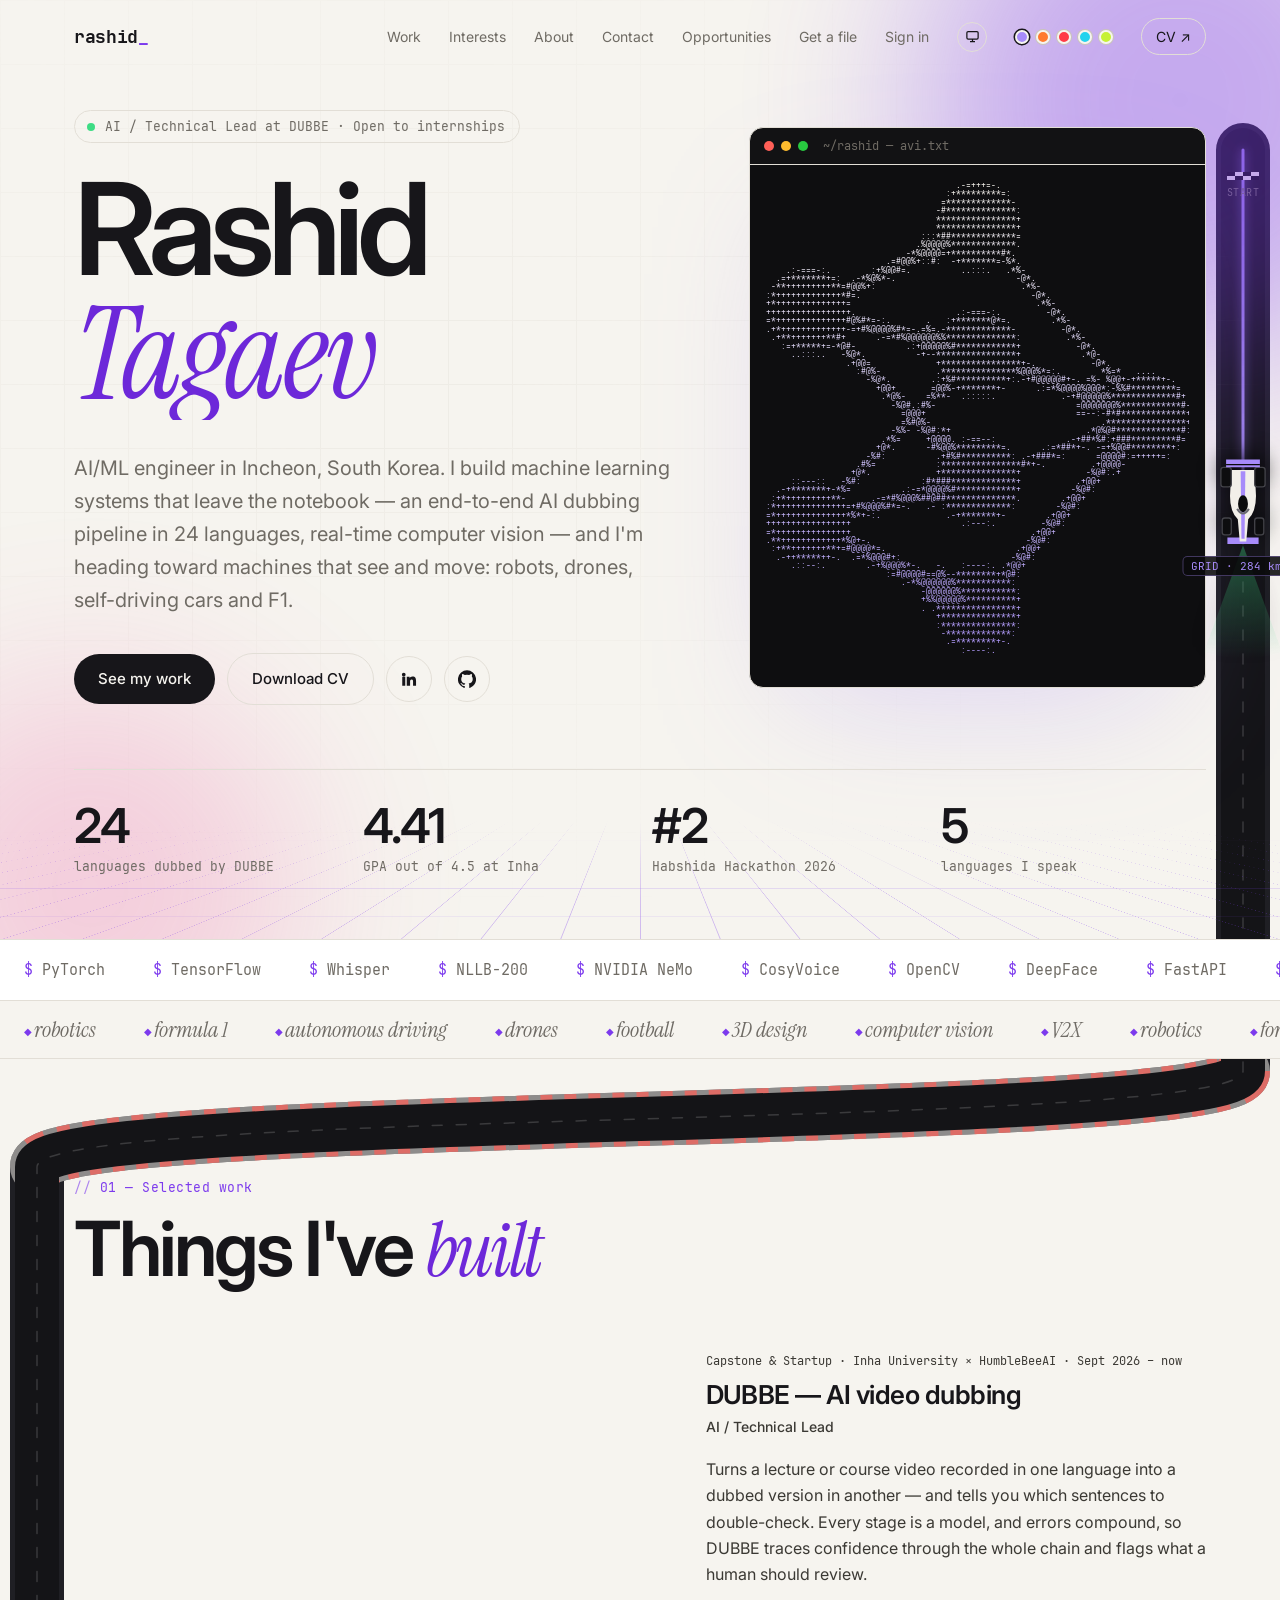
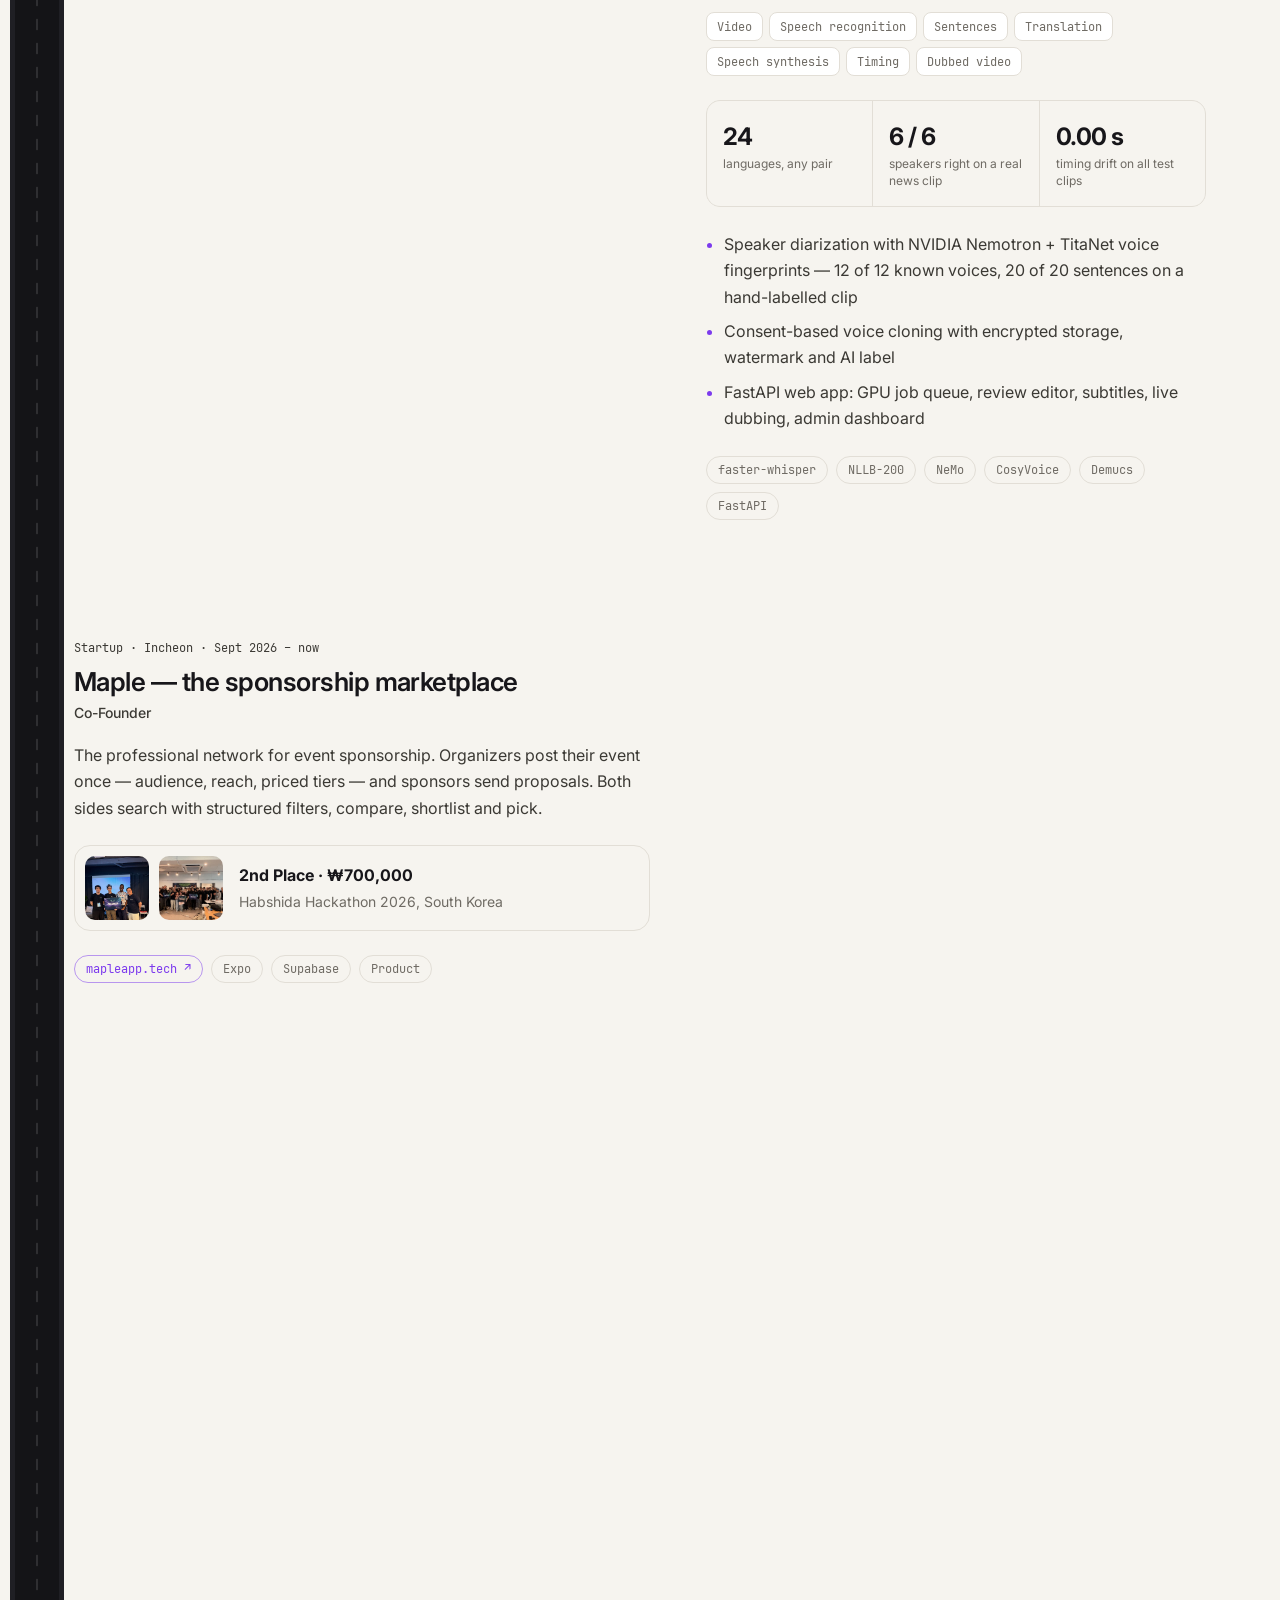
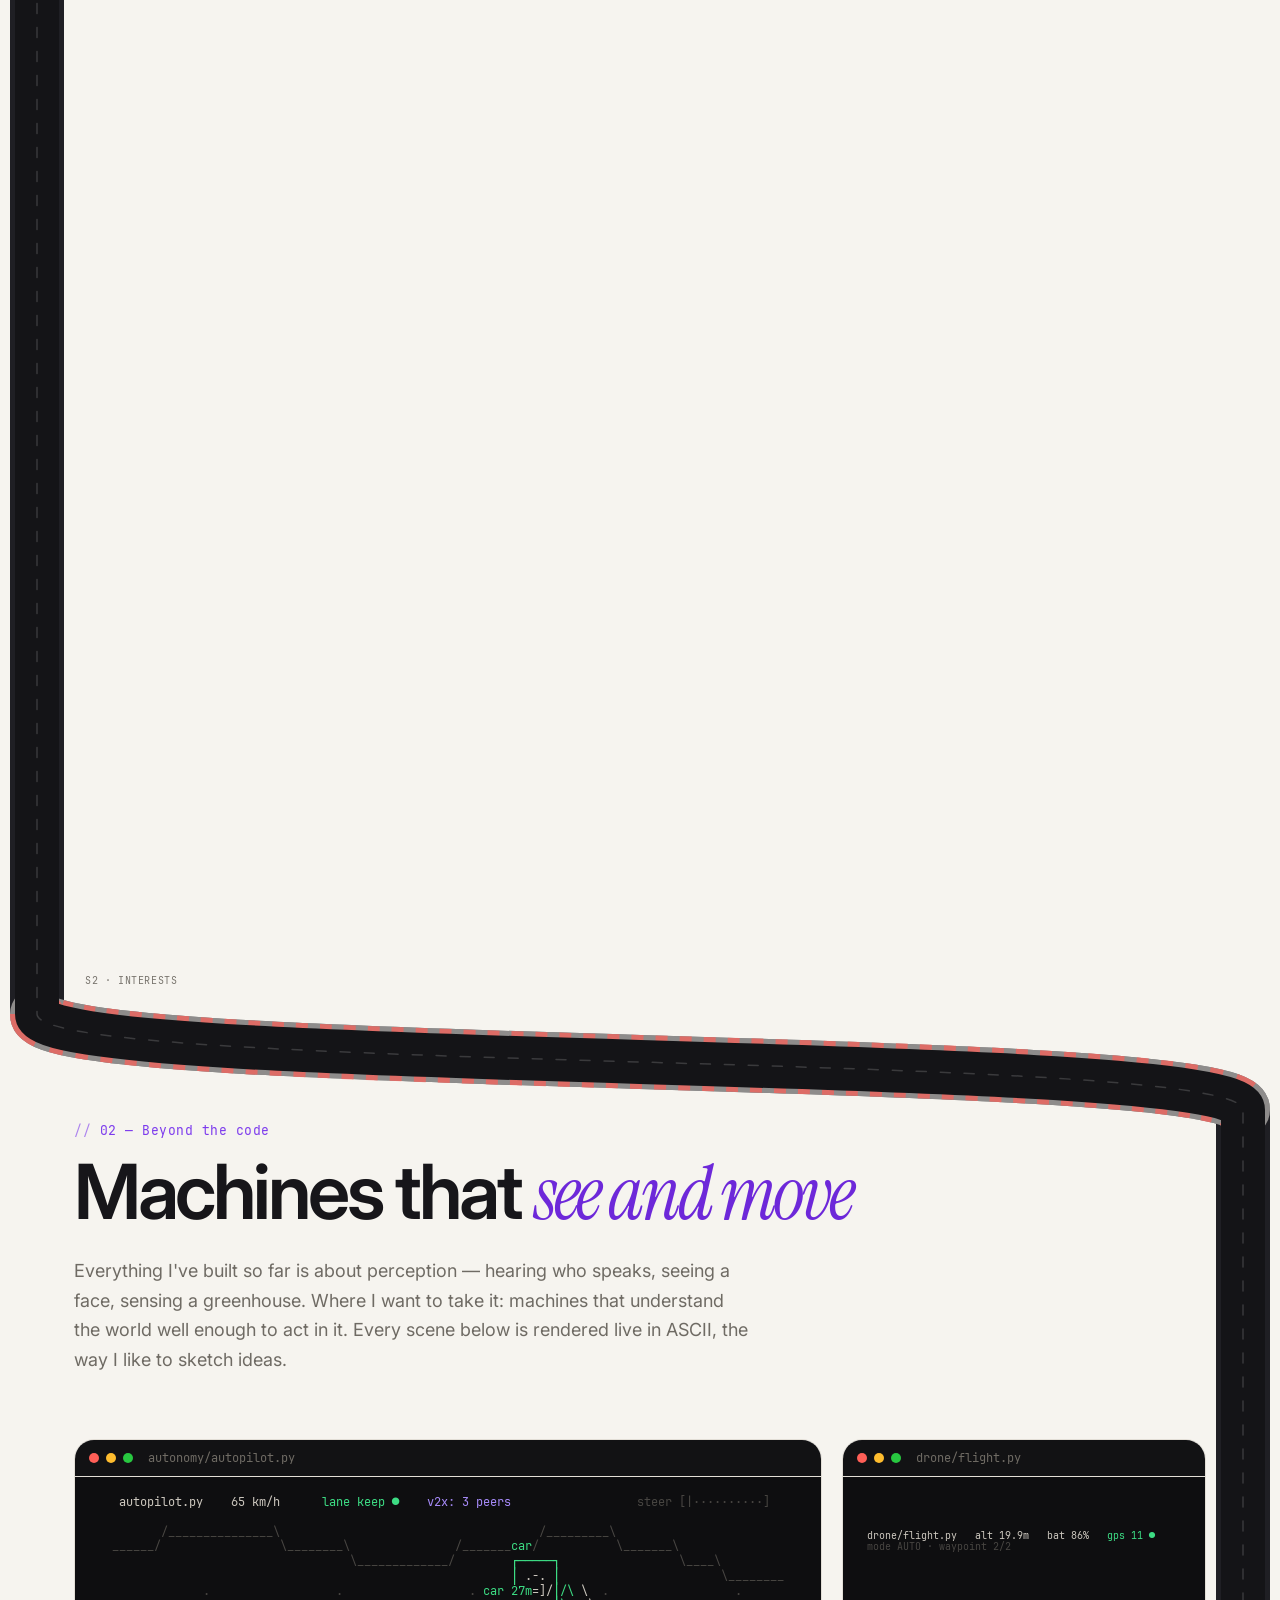
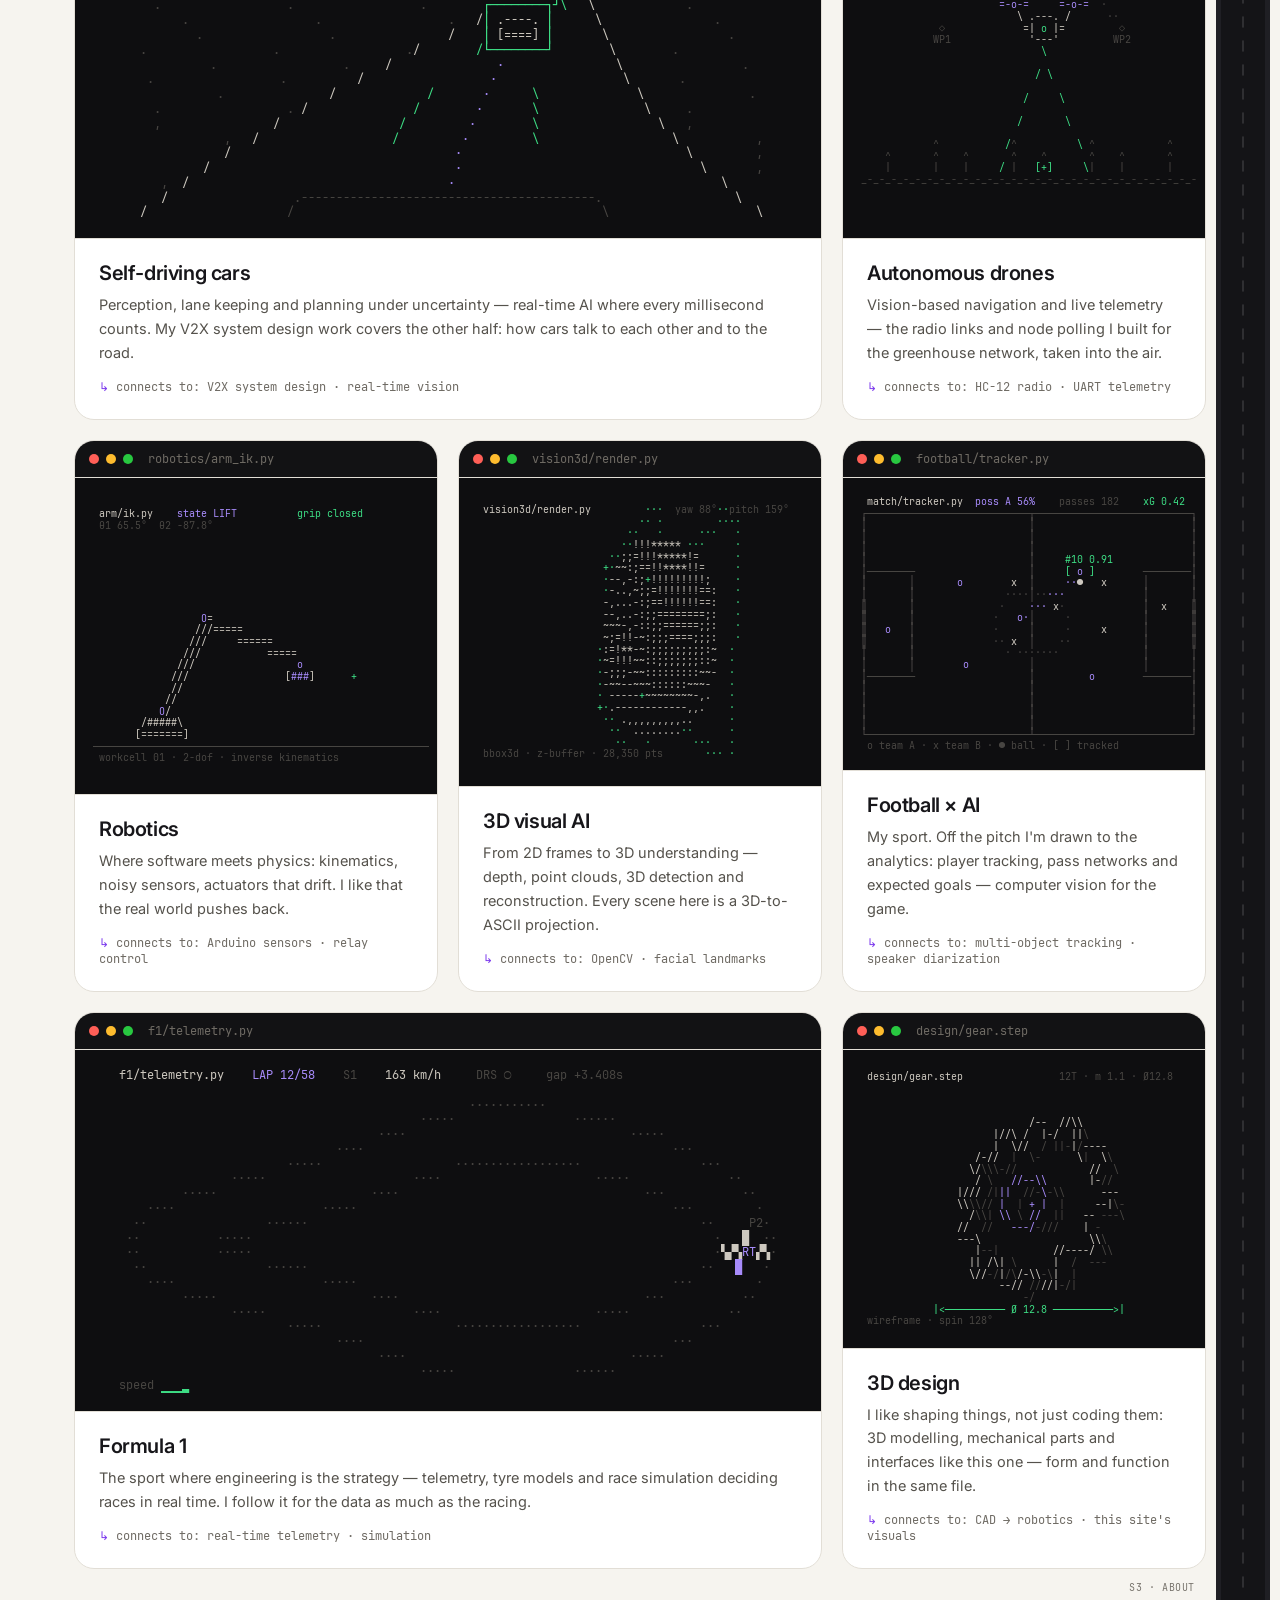
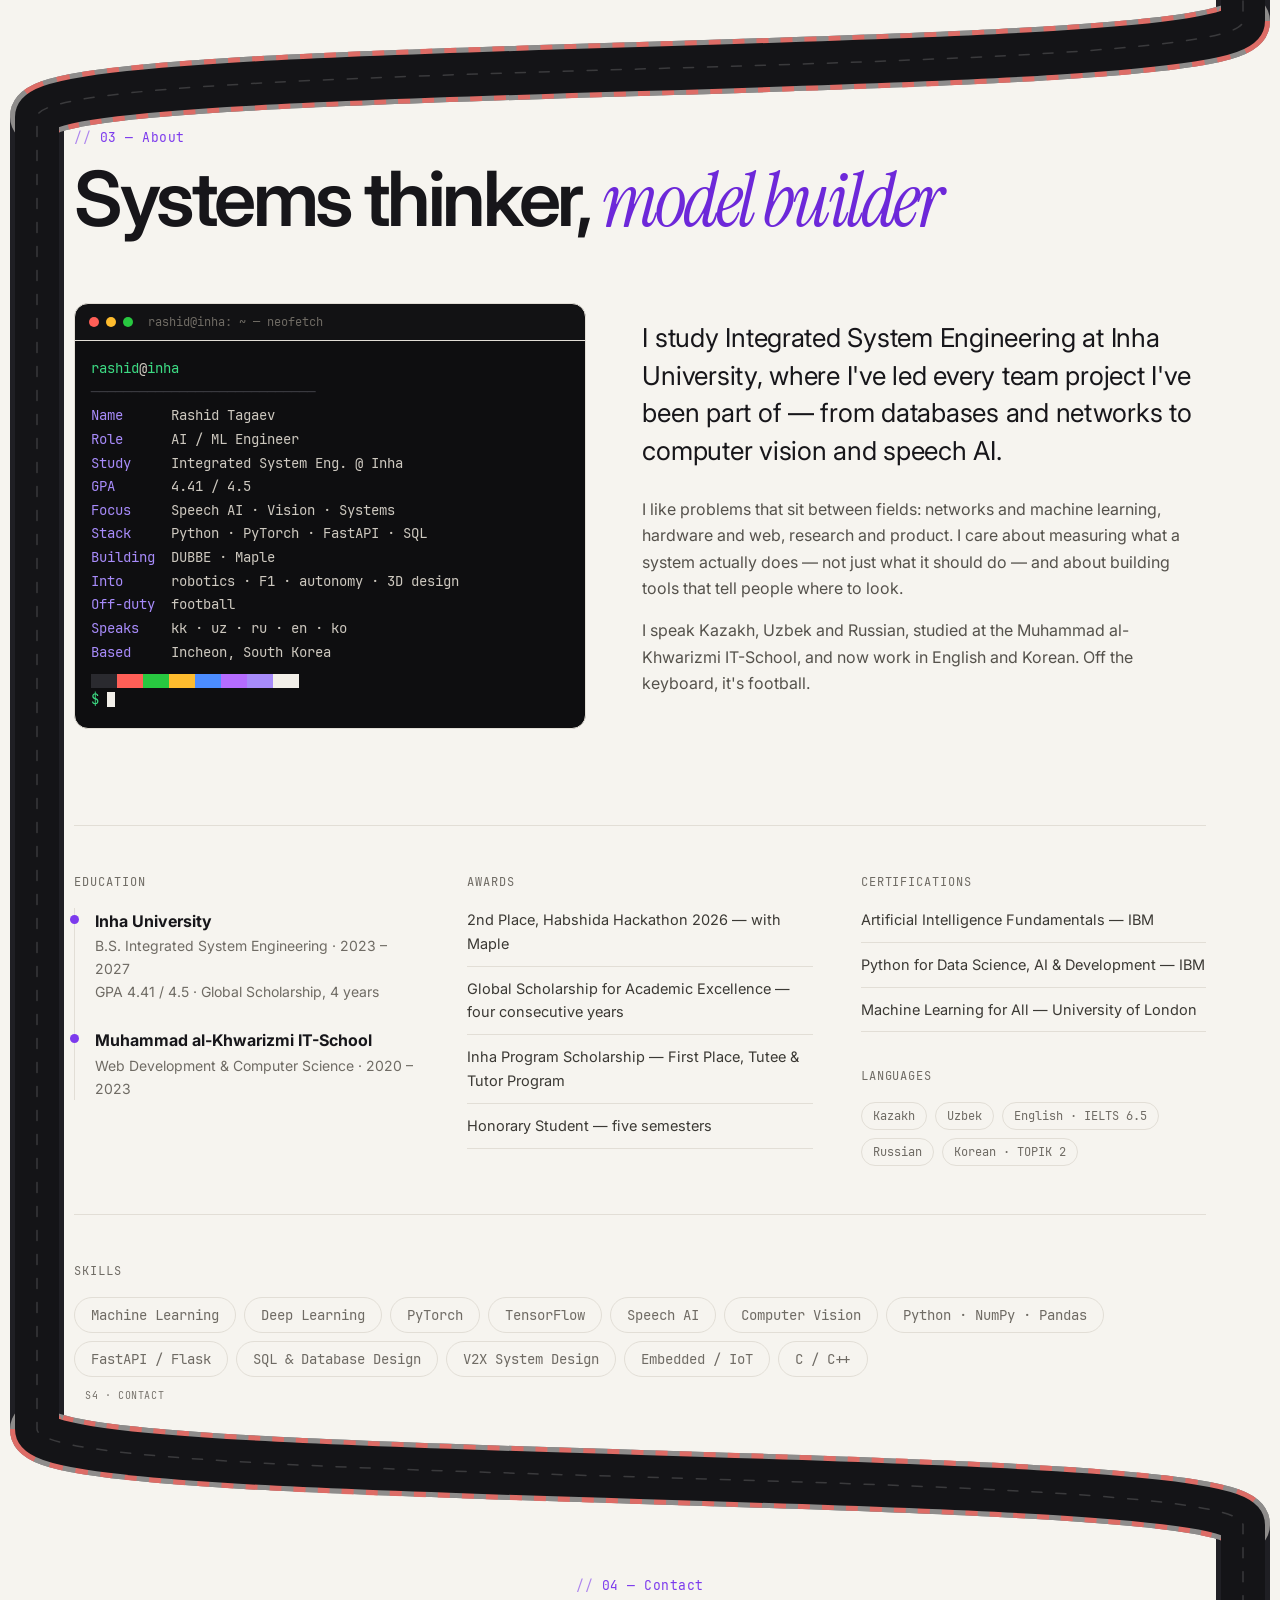
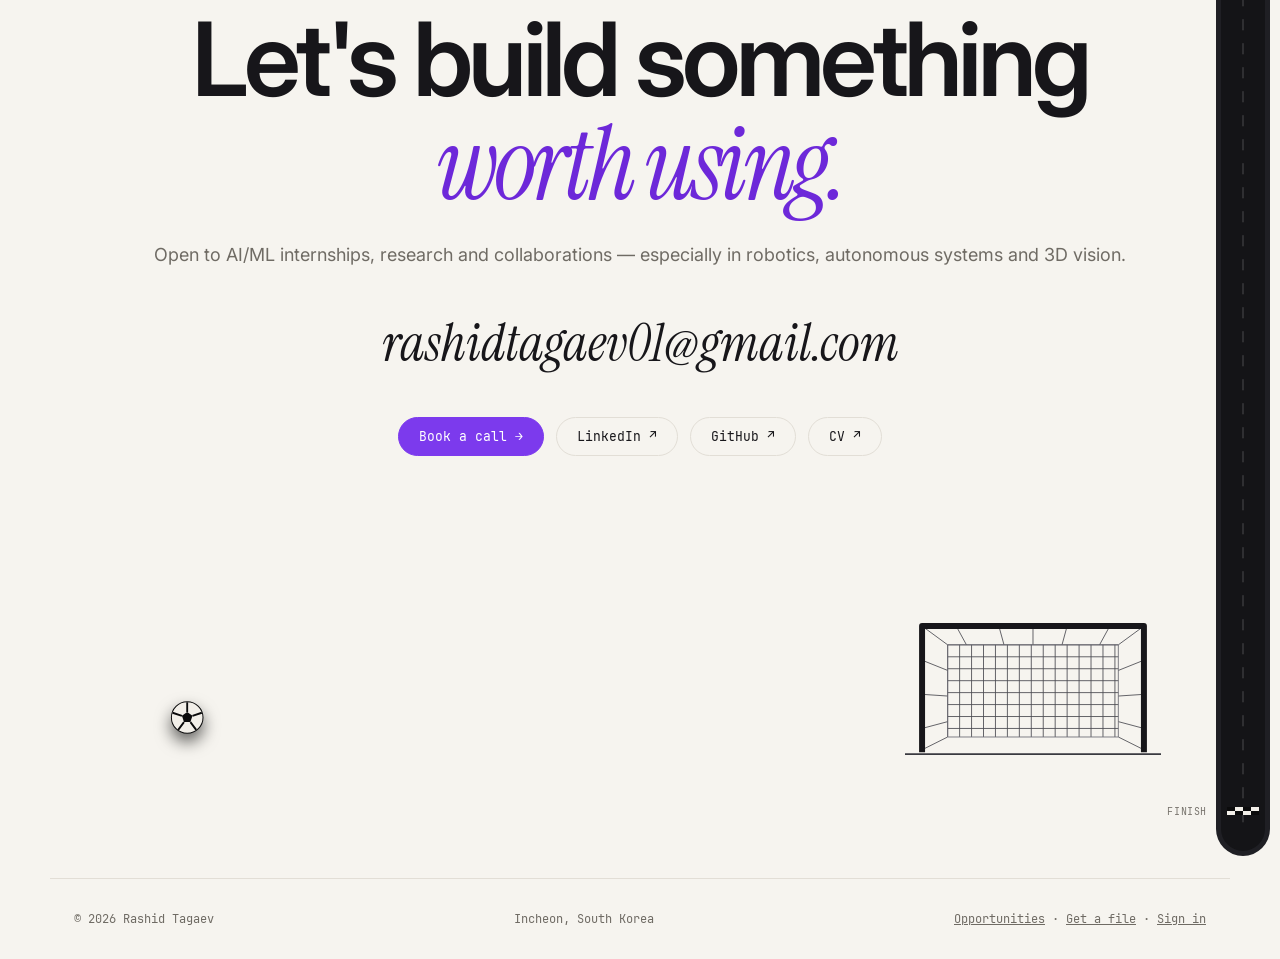
<file: index.html>
<!doctype html>
<html lang="en">
<head>
  <meta charset="utf-8">
  <meta name="viewport" content="width=device-width, initial-scale=1">
  <title>Rashid Tagaev — AI/ML Engineer</title>
  <meta name="description" content="Rashid Tagaev — AI/ML engineer in Incheon, South Korea. AI video dubbing, computer vision, startups.">
  <meta property="og:title" content="Rashid Tagaev — AI/ML Engineer">
  <meta property="og:description" content="AI video dubbing in 24 languages, computer vision, and startups.">
  <meta property="og:image" content="https://0c2l2.github.io/assets/dubbe-poster.jpg">
  <meta property="og:url" content="https://0c2l2.github.io/">
  <meta property="og:type" content="website">
  <meta name="twitter:card" content="summary_large_image">
  <link rel="canonical" href="https://0c2l2.github.io/">
  <link rel="icon" href="data:image/svg+xml,<svg xmlns='http://www.w3.org/2000/svg' viewBox='0 0 32 32'><rect width='32' height='32' rx='7' fill='%230b0b0c'/><text x='16' y='22' font-family='monospace' font-size='16' font-weight='700' fill='%23a78bfa' text-anchor='middle'>R_</text></svg>">
  <link rel="preconnect" href="https://fonts.googleapis.com">
  <link rel="preconnect" href="https://fonts.gstatic.com" crossorigin>
  <link href="https://fonts.googleapis.com/css2?family=Inter:wght@400;500;600;700&family=Instrument+Serif:ital@0;1&display=swap" rel="stylesheet">
  <link rel="preload" href="assets/fonts/JetBrainsMono-Regular.woff2" as="font" type="font/woff2" crossorigin>
  <link rel="stylesheet" href="style.css?v=b05f5b9d">
  <script>
    document.documentElement.classList.add('js');
    try { var t = localStorage.getItem('theme'); if (t && t !== 'violet') document.documentElement.dataset.theme = t; } catch (e) {}
    try { var m = localStorage.getItem('mode'); if (m === 'light' || m === 'dark') document.documentElement.dataset.mode = m; } catch (e) {}
    // boot sequence once per visit (skipped with reduced motion)
    try { if (!sessionStorage.getItem('booted') && !matchMedia('(prefers-reduced-motion: reduce)').matches) document.documentElement.classList.add('booting'); } catch (e) {}
  </script>
</head>
<body>

<div id="boot" aria-hidden="true"><pre></pre></div>
<div class="progress"></div>


<header class="nav">
  <a href="#top" class="logo">rashid<span>_</span></a>
  <nav>
    <a href="#work">Work</a>
    <a href="#interests">Interests</a>
    <a href="#about">About</a>
    <a href="#contact">Contact</a>
    <a class="nav-extra" href="/opportunities">Opportunities</a>
    <a class="nav-extra" href="/get">Get a file</a>
    <a class="nav-extra nav-planner" href="/planner" hidden>Planner</a>
    <a class="nav-extra nav-planner" href="/learn" hidden>Learn</a>
    <a class="nav-extra nav-signin" href="/admin">Sign in</a>
    <button class="mode" type="button" aria-label="Colour mode: system"></button>
    <div class="themes" role="group" aria-label="Colour theme"><button data-t="violet" style="--c:#a78bfa" aria-label="Violet theme"></button><button data-t="ember" style="--c:#ff7a2f" aria-label="Ember theme"></button><button data-t="racing" style="--c:#ff3b47" aria-label="Racing red theme"></button><button data-t="electric" style="--c:#22d3ee" aria-label="Electric cyan theme"></button><button data-t="volt" style="--c:#c6f135" aria-label="Volt lime theme"></button></div>
    <a class="nav-cv" href="assets/Rashid-Tagaev-CV.pdf" target="_blank">CV ↗</a>
  </nav>
</header>

<main id="top">

  <!-- HERO -->
  <section class="hero">
    <div class="orb orb-1"></div>
    <div class="orb orb-2"></div>
    <div class="wrap">
      <div class="hero-grid">
        <div>
          <p class="pill rise" style="--d:.1s"><i></i> AI / Technical Lead at DUBBE · Open to internships</p>
          <h1>
            <span class="line"><span style="--d:.2s">Rashid</span></span>
            <span class="line"><span style="--d:.32s"><em>Tagaev</em></span></span>
          </h1>
          <p class="lead rise" style="--d:.5s">AI/ML engineer in Incheon, South Korea. I build machine learning systems that leave the notebook — an end-to-end AI dubbing pipeline in 24 languages, real-time computer vision — and I'm heading toward machines that see and move: robots, drones, self-driving cars and F1.</p>
          <div class="actions rise" style="--d:.62s">
            <a class="btn" href="#work">See my work</a>
            <a class="btn ghost" href="assets/Rashid-Tagaev-CV.pdf" target="_blank">Download CV</a>
            <a class="icon" href="https://www.linkedin.com/in/rashid-tagaev/" target="_blank" rel="noopener" aria-label="LinkedIn">
              <svg viewBox="0 0 24 24"><path d="M4.98 3.5a2.5 2.5 0 1 1 0 5 2.5 2.5 0 0 1 0-5zM3 9h4v12H3zM9 9h3.8v1.7h.05c.53-1 1.83-2.05 3.77-2.05 4.03 0 4.78 2.65 4.78 6.1V21h-4v-5.5c0-1.3-.02-3-1.83-3-1.84 0-2.12 1.43-2.12 2.9V21H9z"/></svg>
            </a>
            <a class="icon" href="https://github.com/0C2L2" target="_blank" rel="noopener" aria-label="GitHub">
              <svg viewBox="0 0 24 24"><path d="M12 .5a12 12 0 0 0-3.8 23.4c.6.1.8-.26.8-.58v-2.03c-3.34.73-4.04-1.6-4.04-1.6-.55-1.4-1.34-1.77-1.34-1.77-1.09-.75.08-.73.08-.73 1.2.08 1.84 1.24 1.84 1.24 1.07 1.83 2.8 1.3 3.49 1 .1-.78.42-1.3.76-1.6-2.67-.3-5.47-1.33-5.47-5.93 0-1.31.47-2.38 1.24-3.22-.13-.3-.54-1.52.12-3.18 0 0 1-.32 3.3 1.23a11.5 11.5 0 0 1 6 0c2.28-1.55 3.29-1.23 3.29-1.23.66 1.66.25 2.88.12 3.18.77.84 1.23 1.91 1.23 3.22 0 4.61-2.8 5.62-5.48 5.92.43.37.82 1.1.82 2.22v3.29c0 .32.21.7.82.58A12 12 0 0 0 12 .5z"/></svg>
            </a>
          </div>
        </div>

        <div class="term hero-term rise" style="--d:.4s" aria-hidden="true">
          <div class="term-bar"><i></i><i></i><i></i><span>~/rashid — avi.txt</span></div>
          <div class="term-body">
<pre class="ascii portrait" id="portrait" style="--cols:85">                                      .-=+++=-.
                                    :+*********=:
                                   =*************-
                                  -#**************:
                                  ****************+
                                  ****************+
                               :::*##*************=
                              .%@@@@%*************.
                            -*%@@@@=+**********#*.
                        .=#@@%+::#:  -+*******=-%*.
    .:-===-:.        :+%@@#=.          ..:::.   .*%-
  .=+*******+=:  .-*%@%*-.                        -@*.
 -**+++++++++**=#@@%+:                             .*%-
:*+++++++++++++*#=.                                  -@*.
+*++++++++++++++=                                     .*%-
+++++++++++++++++.                    .:-===-:.         -@*.
=*++++++++++++++#@%#*=-:.       .   :+*********=.        .*%-
.+*+++++++++++++-=+#%@@@@%#*=-.=%=.-*************-         -@*.
 .+**+++++++**#+      .-=*#%@@@@@@%%**************:         .*%-
   :=+*****+=-*@#-          .:+@@@@@%#************+           -@*.
     ..:::..   -%@*.          -+--****************+            .*@-
                .+@@=             +****************+-.           -@*.
                  :#@%-           .***************%@@@%*=:.        *%=*   ....
                    -%@*.        .:+%#**********+:.-+#@@@@@#+-. =%- %@@+-+*****+-.
                      +@@+       =@@%-+*******+-      .:=*%@@@@%@@@*:-%%#*********=
                       .*@%-    =%**-  .:::::.             .-+#@@@@@%*************#+
                         -%@#.:#%-                            =@@@@@@@%************#-
                           =@@@+                              ==--:-#*#*************+
                           =%#@%-                                  .****************+
                         -%%- -%@#:*+                           .*@%@#*************#:
                       .*%=     +@@@@. :-==--:              .-+##*%#:+###*********#=
                      +@*.      -#%@@%*********=.      .:=*##*+-. -=+%@@#********+:
                    -%#:          .+#%#**********: .-+###*=:      =@@@@#:=+++++=:
                  .#%=            :****************#*+-.         .+@@@@-
                 +@*.             +***************+             -%@#:.+
     ::---::   -%#:            :#*###*************+           .+@@+
  .-+*******+-*%=          .:-=*@@@@%#************+          -%@#:
 :+*+++++++++**-     .-=*#%@@@%##@##**************.        .+@@+
:*++++++++++++++=+#%@@@%#*=-.   .- :*************:        -%@#:
=*++++++++++++++*%*+-:.             .-+*******+-        .+@@+
+++++++++++++++++                      .:---:.         -%@#:
=*+++++++++++++++                                    .+@@+
.**++++++++++++*%%+-.                               -%@#:
 :+**+++++++**+=#@@@@*=.                          .+@@+
  .-++*****++-.  .=*%@@@#+:                      -%@#:
     .::--:.        .-+%@@@%*-.   -.   :----:. .*@@+
                        :=#@@@@#==@%--********+*@#:
                           .-*%@@@@@@%***********:
                               -@@@@@@%***********:
                               +%%@@@@@%**********+
                               . .****************+
                                  +***************+
                                  :***************:
                                   -*************:
                                    .=********+-.
                                       :----:.

</pre>
          </div>
        </div>
      </div>

      <dl class="stats rise" style="--d:.75s">
        <div><dt data-count="24">0</dt><dd>languages dubbed by DUBBE</dd></div>
        <div><dt data-count="4.41" data-dec="2">0</dt><dd>GPA out of 4.5 at Inha</dd></div>
        <div><dt>#<span data-count="2">0</span></dt><dd>Habshida Hackathon 2026</dd></div>
        <div><dt data-count="5">0</dt><dd>languages I speak</dd></div>
      </dl>
    </div>
  </section>

  <!-- STACK MARQUEE -->
  <div class="marquee" aria-hidden="true">
    <div class="track">
      <span>PyTorch</span><span>TensorFlow</span><span>Whisper</span><span>NLLB-200</span><span>NVIDIA NeMo</span><span>CosyVoice</span><span>OpenCV</span><span>DeepFace</span><span>FastAPI</span><span>Flask</span><span>MySQL</span><span>React Native</span><span>Arduino</span><span>Pandas</span>
      <span>PyTorch</span><span>TensorFlow</span><span>Whisper</span><span>NLLB-200</span><span>NVIDIA NeMo</span><span>CosyVoice</span><span>OpenCV</span><span>DeepFace</span><span>FastAPI</span><span>Flask</span><span>MySQL</span><span>React Native</span><span>Arduino</span><span>Pandas</span>
    </div>
  </div>
  <div class="marquee rev" aria-hidden="true">
    <div class="track">
      <span>robotics</span><span>formula 1</span><span>autonomous driving</span><span>drones</span><span>football</span><span>3D design</span><span>computer vision</span><span>V2X</span>
      <span>robotics</span><span>formula 1</span><span>autonomous driving</span><span>drones</span><span>football</span><span>3D design</span><span>computer vision</span><span>V2X</span>
      <span>robotics</span><span>formula 1</span><span>autonomous driving</span><span>drones</span><span>football</span><span>3D design</span><span>computer vision</span><span>V2X</span>
      <span>robotics</span><span>formula 1</span><span>autonomous driving</span><span>drones</span><span>football</span><span>3D design</span><span>computer vision</span><span>V2X</span>
    </div>
  </div>

  <!-- WORK -->
  <section id="work" class="wrap">
    <div class="section-head reveal">
      <p class="kicker">01 — Selected work</p>
      <h2>Things I've <em>built</em></h2>
    </div>

    <!-- DUBBE (featured) -->
    <article class="feature">
      <div class="feature-media card" data-pick="DUBBE">
        <video src="assets/dubbe-preview.mp4" poster="assets/dubbe-poster.jpg" muted loop playsinline preload="none" data-autoplay></video>
        <button class="play" data-video="assets/dubbe-demo.mp4"><span>▶</span> Watch full demo · 2:33</button>
      </div>
      <div class="feature-body reveal" style="--d:.15s">
        <p class="meta">Capstone & Startup · Inha University × HumbleBeeAI · Sept 2026 – now</p>
        <h3>DUBBE — AI video dubbing</h3>
        <p class="role">AI / Technical Lead</p>
        <p>Turns a lecture or course video recorded in one language into a dubbed version in another — and tells you which sentences to double-check. Every stage is a model, and errors compound, so DUBBE traces confidence through the whole chain and flags what a human should review.</p>

        <ol class="pipeline">
          <li>Video</li><li>Speech recognition</li><li>Sentences</li><li>Translation</li><li>Speech synthesis</li><li>Timing</li><li>Dubbed video</li>
        </ol>

        <div class="mini-stats">
          <div><b>24</b><span>languages, any pair</span></div>
          <div><b>6 / 6</b><span>speakers right on a real news clip</span></div>
          <div><b>0.00 s</b><span>timing drift on all test clips</span></div>
        </div>

        <ul class="bullets">
          <li>Speaker diarization with NVIDIA Nemotron + TitaNet voice fingerprints — 12 of 12 known voices, 20 of 20 sentences on a hand-labelled clip</li>
          <li>Consent-based voice cloning with encrypted storage, watermark and AI label</li>
          <li>FastAPI web app: GPU job queue, review editor, subtitles, live dubbing, admin dashboard</li>
        </ul>
        <p class="tags"><span>faster-whisper</span><span>NLLB-200</span><span>NeMo</span><span>CosyVoice</span><span>Demucs</span><span>FastAPI</span></p>
      </div>
    </article>

    <!-- MAPLE (featured) -->
    <article class="feature flip">
      <div class="feature-media card" data-pick="Maple">
        <video src="assets/maple.mp4" poster="assets/maple-poster.jpg" muted loop playsinline preload="none" data-autoplay></video>
        <button class="play" data-video="assets/maple.mp4"><span>▶</span> Watch with sound</button>
      </div>
      <div class="feature-body reveal" style="--d:.15s">
        <p class="meta">Startup · Incheon · Sept 2026 – now</p>
        <h3>Maple — the sponsorship marketplace</h3>
        <p class="role">Co-Founder</p>
        <p>The professional network for event sponsorship. Organizers post their event once — audience, reach, priced tiers — and sponsors send proposals. Both sides search with structured filters, compare, shortlist and pick.</p>
        <div class="award">
          <img src="assets/hackathon-award.jpg" alt="Receiving the 2nd place certificate at Habshida Hackathon 2026" loading="lazy">
          <img src="assets/hackathon-group.jpg" alt="All participants of Habshida Hackathon 2026" loading="lazy">
          <div><b>2nd Place · ₩700,000</b><span>Habshida Hackathon 2026, South Korea</span></div>
        </div>
        <p class="tags"><a href="https://mapleapp.tech" target="_blank" rel="noopener">mapleapp.tech ↗</a><span>Expo</span><span>Supabase</span><span>Product</span></p>
      </div>
    </article>

    <!-- COURSE PROJECTS: live ASCII scenes drawn by script.js -->
    <div class="grid3">
      <article class="card project" data-pick="facial analysis">
        <div class="term thumb" aria-hidden="true">
          <div class="term-bar"><i></i><i></i><i></i><span>face_analysis.py</span></div>
          <div class="term-body">
            <div class="scene face" data-scene="face"><pre class="ascii"></pre><pre class="ascii layer"></pre></div>
          </div>
        </div>
        <div class="project-body">
          <p class="meta">Digital Image Processing · Fall 2025</p>
          <h3>Real-time facial analysis</h3>
          <p>Live pipeline for face detection, alignment and emotion classification on webcam video using OpenCV and DeepFace. Histogram equalization for bad lighting, confidence thresholds and non-maximum suppression for crowded frames.</p>
          <p class="tags"><span>OpenCV</span><span>DeepFace</span><span>Python</span></p>
          <a class="more" href="assets/report-facial-analysis.pdf" target="_blank">Read the report →</a>
        </div>
      </article>

      <article class="card project" data-pick="greenhouse">
        <div class="term thumb" aria-hidden="true">
          <div class="term-bar"><i></i><i></i><i></i><span>greenhouse/monitor</span></div>
          <div class="term-body">
            <div class="scene" data-scene="greenhouse"><pre class="ascii"></pre></div>
          </div>
        </div>
        <div class="project-body">
          <p class="meta">Computer Networks · Spring 2025</p>
          <h3>Automated greenhouse network</h3>
          <p>Multi-node monitoring and control: Arduino sensor sections talk to a master node over UART, Bluetooth SPP and HC-12 radio (up to 1 km). A Flask dashboard shows live readings and drives pumps, fans and alarms.</p>
          <p class="tags"><span>Arduino</span><span>UART</span><span>Bluetooth</span><span>Flask</span></p>
          <a class="more" href="assets/report-greenhouse.pdf" target="_blank">Read the report →</a>
        </div>
      </article>

      <article class="card project" data-pick="library backend">
        <div class="term thumb" aria-hidden="true">
          <div class="term-bar"><i></i><i></i><i></i><span>library-api — mysql</span></div>
          <div class="term-body">
            <div class="scene" data-scene="library"><pre class="ascii"></pre></div>
          </div>
        </div>
        <div class="project-body">
          <p class="meta">Database Design · Fall 2024</p>
          <h3>Library mobile app backend</h3>
          <p>MySQL schema normalized to 3NF with barcode-indexed lookup for every book copy, a Flask REST API for search, loans and auth, and a React Native (Expo) app on top.</p>
          <p class="tags"><span>MySQL</span><span>Flask</span><span>React Native</span></p>
          <a class="more" href="assets/report-library.pdf" target="_blank">Read the report →</a>
        </div>
      </article>
    </div>
  </section>

  <!-- INTERESTS: live ASCII scenes drawn by script.js -->
  <section id="interests" class="wrap">
    <div class="section-head reveal">
      <p class="kicker">02 — Beyond the code</p>
      <h2>Machines that <em>see and move</em></h2>
      <p class="intro">Everything I've built so far is about perception — hearing who speaks, seeing a face, sensing a greenhouse. Where I want to take it: machines that understand the world well enough to act in it. Every scene below is rendered live in ASCII, the way I like to sketch ideas.</p>
    </div>

    <div class="bento">
      <article class="card tile wide reveal">
        <div class="term" aria-hidden="true">
          <div class="term-bar"><i></i><i></i><i></i><span>autonomy/autopilot.py</span></div>
          <div class="term-body"><div class="scene" data-scene="car"><pre class="ascii" style="--cols:96"></pre></div></div>
        </div>
        <div class="tile-body">
          <h3>Self-driving cars</h3>
          <p>Perception, lane keeping and planning under uncertainty — real-time AI where every millisecond counts. My V2X system design work covers the other half: how cars talk to each other and to the road.</p>
          <p class="link"><b>↳</b> connects to: V2X system design · real-time vision</p>
        </div>
      </article>

      <article class="card tile reveal" style="--d:.1s">
        <div class="term" aria-hidden="true">
          <div class="term-bar"><i></i><i></i><i></i><span>drone/flight.py</span></div>
          <div class="term-body"><div class="scene" data-scene="drone"><pre class="ascii"></pre></div></div>
        </div>
        <div class="tile-body">
          <h3>Autonomous drones</h3>
          <p>Vision-based navigation and live telemetry — the radio links and node polling I built for the greenhouse network, taken into the air.</p>
          <p class="link"><b>↳</b> connects to: HC-12 radio · UART telemetry</p>
        </div>
      </article>

      <article class="card tile reveal">
        <div class="term" aria-hidden="true">
          <div class="term-bar"><i></i><i></i><i></i><span>robotics/arm_ik.py</span></div>
          <div class="term-body"><div class="scene" data-scene="robot"><pre class="ascii"></pre></div></div>
        </div>
        <div class="tile-body">
          <h3>Robotics</h3>
          <p>Where software meets physics: kinematics, noisy sensors, actuators that drift. I like that the real world pushes back.</p>
          <p class="link"><b>↳</b> connects to: Arduino sensors · relay control</p>
        </div>
      </article>

      <article class="card tile reveal" style="--d:.1s">
        <div class="term" aria-hidden="true">
          <div class="term-bar"><i></i><i></i><i></i><span>vision3d/render.py</span></div>
          <div class="term-body"><div class="scene" data-scene="torus"><pre class="ascii"></pre></div></div>
        </div>
        <div class="tile-body">
          <h3>3D visual AI</h3>
          <p>From 2D frames to 3D understanding — depth, point clouds, 3D detection and reconstruction. Every scene here is a 3D-to-ASCII projection.</p>
          <p class="link"><b>↳</b> connects to: OpenCV · facial landmarks</p>
        </div>
      </article>

      <article class="card tile reveal" style="--d:.2s">
        <div class="term" aria-hidden="true">
          <div class="term-bar"><i></i><i></i><i></i><span>football/tracker.py</span></div>
          <div class="term-body"><div class="scene" data-scene="football"><pre class="ascii"></pre></div></div>
        </div>
        <div class="tile-body">
          <h3>Football × AI</h3>
          <p>My sport. Off the pitch I'm drawn to the analytics: player tracking, pass networks and expected goals — computer vision for the game.</p>
          <p class="link"><b>↳</b> connects to: multi-object tracking · speaker diarization</p>
        </div>
      </article>

      <article class="card tile wide reveal">
        <div class="term" aria-hidden="true">
          <div class="term-bar"><i></i><i></i><i></i><span>f1/telemetry.py</span></div>
          <div class="term-body"><div class="scene" data-scene="f1"><pre class="ascii" style="--cols:96"></pre></div></div>
        </div>
        <div class="tile-body">
          <h3>Formula 1</h3>
          <p>The sport where engineering is the strategy — telemetry, tyre models and race simulation deciding races in real time. I follow it for the data as much as the racing.</p>
          <p class="link"><b>↳</b> connects to: real-time telemetry · simulation</p>
        </div>
      </article>

      <article class="card tile reveal" style="--d:.1s">
        <div class="term" aria-hidden="true">
          <div class="term-bar"><i></i><i></i><i></i><span>design/gear.step</span></div>
          <div class="term-body"><div class="scene" data-scene="gear"><pre class="ascii"></pre></div></div>
        </div>
        <div class="tile-body">
          <h3>3D design</h3>
          <p>I like shaping things, not just coding them: 3D modelling, mechanical parts and interfaces like this one — form and function in the same file.</p>
          <p class="link"><b>↳</b> connects to: CAD → robotics · this site's visuals</p>
        </div>
      </article>
    </div>
  </section>

  <!-- ABOUT -->
  <section id="about" class="wrap">
    <div class="section-head reveal">
      <p class="kicker">03 — About</p>
      <h2>Systems thinker, <em>model builder</em></h2>
    </div>

    <div class="about">
      <div class="term neo reveal">
        <div class="term-bar"><i></i><i></i><i></i><span>rashid@inha: ~ — neofetch</span></div>
        <div class="term-body">
<pre><span style="--i:0"><b>rashid</b>@<b>inha</b></span><span style="--i:1" class="dim">────────────────────────────</span><span style="--i:2"><u>Name</u>      Rashid Tagaev</span><span style="--i:3"><u>Role</u>      AI / ML Engineer</span><span style="--i:4"><u>Study</u>     Integrated System Eng. @ Inha</span><span style="--i:5"><u>GPA</u>       4.41 / 4.5</span><span style="--i:6"><u>Focus</u>     Speech AI · Vision · Systems</span><span style="--i:7"><u>Stack</u>     Python · PyTorch · FastAPI · SQL</span><span style="--i:8"><u>Building</u>  DUBBE · Maple</span><span style="--i:9"><u>Into</u>      robotics · F1 · autonomy · 3D design</span><span style="--i:10"><u>Off-duty</u>  football</span><span style="--i:11"><u>Speaks</u>    kk · uz · ru · en · ko</span><span style="--i:12"><u>Based</u>     Incheon, South Korea</span><span style="--i:13" class="swatch"><i></i><i></i><i></i><i></i><i></i><i></i><i></i><i></i></span><span style="--i:14"><b>$</b> <span class="cursor"></span></span></pre>
        </div>
      </div>
      <div class="about-text reveal" style="--d:.1s">
        <p class="big">I study Integrated System Engineering at Inha University, where I've led every team project I've been part of — from databases and networks to computer vision and speech AI.</p>
        <p>I like problems that sit between fields: networks and machine learning, hardware and web, research and product. I care about measuring what a system actually does — not just what it should do — and about building tools that tell people where to look.</p>
        <p>I speak Kazakh, Uzbek and Russian, studied at the Muhammad al-Khwarizmi IT-School, and now work in English and Korean. Off the keyboard, it's football.</p>
      </div>
    </div>

    <div class="cols">
      <div class="col reveal">
        <h4>Education</h4>
        <ul class="timeline">
          <li><b>Inha University</b><span>B.S. Integrated System Engineering · 2023 – 2027</span><span>GPA 4.41 / 4.5 · Global Scholarship, 4 years</span></li>
          <li><b>Muhammad al-Khwarizmi IT-School</b><span>Web Development & Computer Science · 2020 – 2023</span></li>
        </ul>
      </div>
      <div class="col reveal" style="--d:.1s">
        <h4>Awards</h4>
        <ul class="list">
          <li>2nd Place, Habshida Hackathon 2026 — with Maple</li>
          <li>Global Scholarship for Academic Excellence — four consecutive years</li>
          <li>Inha Program Scholarship — First Place, Tutee & Tutor Program</li>
          <li>Honorary Student — five semesters</li>
        </ul>
      </div>
      <div class="col reveal" style="--d:.2s">
        <h4>Certifications</h4>
        <ul class="list">
          <li>Artificial Intelligence Fundamentals — IBM</li>
          <li>Python for Data Science, AI & Development — IBM</li>
          <li>Machine Learning for All — University of London</li>
        </ul>
        <h4>Languages</h4>
        <p class="tags"><span>Kazakh</span><span>Uzbek</span><span>English · IELTS 6.5</span><span>Russian</span><span>Korean · TOPIK 2</span></p>
      </div>
    </div>

    <div class="skills reveal">
      <h4>Skills</h4>
      <p class="tags lg"><span>Machine Learning</span><span>Deep Learning</span><span>PyTorch</span><span>TensorFlow</span><span>Speech AI</span><span>Computer Vision</span><span>Python · NumPy · Pandas</span><span>FastAPI / Flask</span><span>SQL & Database Design</span><span>V2X System Design</span><span>Embedded / IoT</span><span>C / C++</span></p>
    </div>
  </section>

  <!-- CONTACT -->
  <section id="contact" class="contact wrap reveal">
    <p class="kicker">04 — Contact</p>
    <h2>Let's build something<br><em>worth using.</em></h2>
    <p>Open to AI/ML internships, research and collaborations — especially in robotics, autonomous systems and 3D vision.</p>
    <a class="mail" href="mailto:rashidtagaev01@gmail.com">rashidtagaev01@gmail.com</a>
    <div class="socials">
      <a class="book-cta" href="/book">Book a call →</a>
      <a href="https://www.linkedin.com/in/rashid-tagaev/" target="_blank" rel="noopener">LinkedIn ↗</a>
      <a href="https://github.com/0C2L2" target="_blank" rel="noopener">GitHub ↗</a>
      <a href="assets/Rashid-Tagaev-CV.pdf" target="_blank">CV ↗</a>
    </div>
    <div class="goal-scene" aria-hidden="true">
      <svg class="goal" viewBox="0 0 300 175">
        <g class="net" fill="none" stroke="#4a4a52" stroke-width="1">
          <path d="M50 42V150M64 42V150M78 42V150M92 42V150M106 42V150M120 42V150M134 42V150M148 42V150M162 42V150M176 42V150M190 42V150M204 42V150M218 42V150M232 42V150M246 42V150"/>
          <path d="M50 42H250M50 56H250M50 70H250M50 84H250M50 98H250M50 112H250M50 126H250M50 140H250"/>
          <path d="M20 20 50 42M280 20 250 42M20 165 50 150M280 165 250 150M20 60 50 72M20 100 50 102M20 140 50 132M280 60 250 72M280 100 250 102M280 140 250 132M60 20 72 42M110 20 116 42M150 20 150 42M190 20 184 42M240 20 228 42"/>
          <path d="M50 42H250V150H50Z" stroke="#6a6a72"/>
        </g>
        <path d="M20 168V20H280V168" fill="none" style="stroke:var(--fg)" stroke-width="7" stroke-linejoin="round"/>
        <path d="M0 170H300" stroke="#3a3a40" stroke-width="2"/>
      </svg>
      <svg class="ball" viewBox="-10 -10 20 20"><circle r="9.3" fill="#f2efe9" stroke="#0b0b0c" stroke-width=".6"/><path d="M0-3.3 3.1-1 1.9 2.7h-3.8L-3.1-1z" fill="#0b0b0c"/><path d="M0-3.3V-9M3.1-1 8.6-2.8M1.9 2.7 5.3 7.3M-1.9 2.7-5.3 7.3M-3.1-1-8.6-2.8" stroke="#0b0b0c" stroke-width="1.1"/></svg>
      <span class="goal-text">GOAL!</span>
    </div>
  </section>

</main>

<footer class="wrap">
  <span>© 2026 Rashid Tagaev</span>
  <span>Incheon, South Korea</span>
  <span class="foot-links"><a href="/opportunities">Opportunities</a> · <a href="/get">Get a file</a> · <a class="nav-signin" href="/admin">Sign in</a></span>
  <button class="mode" type="button" aria-label="Colour mode: system"></button>
    <div class="themes" role="group" aria-label="Colour theme"><button data-t="violet" style="--c:#a78bfa" aria-label="Violet theme"></button><button data-t="ember" style="--c:#ff7a2f" aria-label="Ember theme"></button><button data-t="racing" style="--c:#ff3b47" aria-label="Racing red theme"></button><button data-t="electric" style="--c:#22d3ee" aria-label="Electric cyan theme"></button><button data-t="volt" style="--c:#c6f135" aria-label="Volt lime theme"></button></div>
</footer>

<dialog id="player">
  <button class="close" aria-label="Close">✕</button>
  <video controls playsinline></video>
</dialog>

<script src="theme.js?v=b05f5b9d"></script>
<script src="script.js?v=b05f5b9d"></script>
</body>
</html>
</file>
<file: style.css>
/* self-hosted: the Google Fonts copy lacks box-drawing and block glyphs the ASCII scenes need */
@font-face { font-family: "JBM"; src: url(assets/fonts/JetBrainsMono-Regular.woff2) format("woff2"); font-weight: 400 500; font-display: swap; }
@font-face { font-family: "JBM"; src: url(assets/fonts/JetBrainsMono-Bold.woff2) format("woff2"); font-weight: 600 800; font-display: swap; }

:root {
  /* dark (default) surface + text */
  --bg: #0b0b0c;
  --bg2: #121214;
  --term: #0e0e10;      /* terminal windows stay dark in both modes */
  --fg: #f2efe9;
  --text: #cfcbc4;      /* body copy */
  --text2: #bfbbb4;     /* secondary copy */
  --muted: #9a968f;
  --line: #26262a;
  --line2: #3a3a40;     /* hover borders */
  --glass: rgb(11 11 12 / .72);
  --on-accent: #000;
  color-scheme: dark;
  /* palette: each theme has a dark-mode and a light-mode shade */
  --accent-d: #a78bfa; --accent-l: #7c3aed;
  --accent2-d: #ddd0ff; --accent2-l: #6d28d9;
  --accent: var(--accent-d);
  --accent2: var(--accent2-d);
  --orb1: #7c3aed;
  --orb2: #ec4899;
  --green: #3ddc84;
  --serif: "Instrument Serif", Georgia, serif;
  --sans: "Inter", system-ui, sans-serif;
  --mono: "JBM", ui-monospace, Consolas, monospace;
  --ease: cubic-bezier(.2, .7, .2, 1);
}

/* colour themes (picked in the nav, remembered per visitor) */
:root[data-theme="ember"]    { --accent-d: #ff7a2f; --accent-l: #ea580c; --accent2-d: #ffb27a; --accent2-l: #c2410c; --orb1: #ff6a1a; --orb2: #7a3cff; }
:root[data-theme="racing"]   { --accent-d: #ff3b47; --accent-l: #dc2626; --accent2-d: #ff9aa2; --accent2-l: #b91c1c; --orb1: #e10600; --orb2: #1f4fff; }
:root[data-theme="electric"] { --accent-d: #22d3ee; --accent-l: #0891b2; --accent2-d: #a5f3fc; --accent2-l: #0e7490; --orb1: #0891b2; --orb2: #7c3aed; }
:root[data-theme="volt"]     { --accent-d: #c6f135; --accent-l: #4d7c0f; --accent2-d: #e8ff9e; --accent2-l: #3f6212; --orb1: #65a30d; --orb2: #0ea5e9; }

/* light mode: by system preference unless the visitor picked dark, or picked light explicitly */
@media (prefers-color-scheme: light) {
  :root:not([data-mode="dark"]) {
    --bg: #f6f4ef; --bg2: #ffffff; --fg: #17161a; --text: #3b3934; --text2: #55524c; --muted: #6f6b64;
    --line: #e2ded6; --line2: #c9c4ba; --glass: rgb(246 244 239 / .78); --on-accent: #fff; color-scheme: light;
    --accent: var(--accent-l); --accent2: var(--accent2-l);
  }
}
:root[data-mode="light"] {
  --bg: #f6f4ef; --bg2: #ffffff; --fg: #17161a; --text: #3b3934; --text2: #55524c; --muted: #6f6b64;
  --line: #e2ded6; --line2: #c9c4ba; --glass: rgb(246 244 239 / .78); --on-accent: #fff; color-scheme: light;
  --accent: var(--accent-l); --accent2: var(--accent2-l);
}

/* dark objects (terminals, arm, car, track) keep the bright shade in both modes */
.term, .arm, .arm-tag, .f1, .racetrack { --accent: var(--accent-d); --accent2: var(--accent2-d); }

/* light / dark / system toggle */
.mode {
  width: 30px; height: 30px; border-radius: 50%; display: grid; place-items: center; cursor: pointer; padding: 0;
  background: transparent; color: var(--fg); border: 1px solid var(--line); font: 14px/1 var(--mono); transition: border-color .2s;
}
.mode:hover { border-color: var(--accent); }
.mode svg { width: 15px; height: 15px; }
footer .mode { display: none; }
@media (max-width: 640px) { .nav .mode { display: none; } footer .mode { display: grid; } }

.themes { display: flex; gap: 7px; align-items: center; }
.themes button {
  width: 14px; height: 14px; padding: 0; border-radius: 50%; cursor: pointer; background: var(--c);
  border: 2px solid var(--bg); box-shadow: 0 0 0 1px var(--line2); transition: transform .2s, box-shadow .2s;
}
.themes button:hover { transform: scale(1.2); }
.themes button[aria-pressed="true"] { box-shadow: 0 0 0 1.5px var(--fg); }
footer .themes { display: none; }
@media (max-width: 640px) { .nav .themes { display: none; } footer .themes { display: flex; } }

* { box-sizing: border-box; }
html { scroll-behavior: smooth; }
body {
  margin: 0; background: var(--bg); color: var(--fg);
  font: 16px/1.65 var(--sans); -webkit-font-smoothing: antialiased; overflow-x: hidden;
}
a { color: inherit; }
img, video { display: block; max-width: 100%; }
em { font-family: var(--serif); font-style: italic; font-weight: 400; color: var(--accent2); }
.wrap { max-width: 1180px; margin: 0 auto; padding-inline: 24px; }
::selection { background: var(--accent); color: var(--on-accent); }

/* scroll progress */
.progress {
  position: fixed; inset: 0 0 auto; height: 2px; z-index: 50;
  background: linear-gradient(90deg, var(--accent), var(--accent2));
  transform-origin: left; transform: scaleX(var(--p, 0));
}

/* nav */
.nav {
  position: fixed; top: 0; left: 0; right: 0; z-index: 40;
  display: flex; justify-content: space-between; align-items: center;
  padding: 18px max(24px, calc((100vw - 1180px) / 2 + 24px));
  transition: background .3s, padding .3s, border-color .3s;
  border-bottom: 1px solid transparent;
}
.nav.scrolled {
  background: var(--glass); backdrop-filter: blur(14px); -webkit-backdrop-filter: blur(14px);
  padding-top: 12px; padding-bottom: 12px; border-color: var(--line);
}
.logo { font: 700 18px var(--mono); text-decoration: none; letter-spacing: -.02em; }
.logo span { color: var(--accent); animation: blink 1.1s steps(1) infinite; }
@keyframes blink { 50% { opacity: 0; } }
.nav nav { display: flex; align-items: center; gap: 28px; }
.nav nav a { text-decoration: none; color: var(--muted); font-size: 14px; transition: color .2s; }
.nav nav a:hover { color: var(--fg); }
.nav .nav-cv { color: var(--fg); border: 1px solid var(--line); padding: 6px 14px; border-radius: 999px; }
.nav .nav-cv:hover { border-color: var(--accent); }

/* hero */
.hero { position: relative; min-height: 100svh; display: flex; align-items: center; padding: 110px 0 64px; overflow: hidden; }
.hero::before {
  content: ""; position: absolute; inset: 0;
  background-image: linear-gradient(var(--line) 1px, transparent 1px), linear-gradient(90deg, var(--line) 1px, transparent 1px);
  background-size: 64px 64px; opacity: .35;
  mask-image: radial-gradient(ellipse at 30% 40%, #000 10%, transparent 70%);
  -webkit-mask-image: radial-gradient(ellipse at 30% 40%, #000 10%, transparent 70%);
}
.hero .wrap { position: relative; z-index: 1; width: 100%; }
.hero::after {          /* 3D grid floor rolling toward the viewer */
  content: ""; position: absolute; left: -50%; right: -50%; bottom: 0; height: 65%; pointer-events: none;
  background-image: linear-gradient(color-mix(in srgb, var(--accent) 45%, transparent) 1px, transparent 1px), linear-gradient(90deg, color-mix(in srgb, var(--accent) 45%, transparent) 1px, transparent 1px);
  background-size: 80px 80px; opacity: .7;
  transform: perspective(320px) rotateX(58deg); transform-origin: 50% 100%;
  mask-image: linear-gradient(to top, #000 15%, transparent 90%); -webkit-mask-image: linear-gradient(to top, #000 15%, transparent 90%);
  animation: floor 1.4s linear infinite;
}
@keyframes floor { to { background-position: 0 80px; } }
.hero-grid { display: grid; grid-template-columns: 1.15fr .85fr; gap: 56px; align-items: center; }
.orb { position: absolute; border-radius: 50%; filter: blur(90px); opacity: .4; pointer-events: none; }
.orb-1 { width: 520px; height: 520px; background: var(--orb1); top: -160px; right: -160px; animation: drift 14s ease-in-out infinite alternate; }
.orb-2 { width: 420px; height: 420px; background: var(--orb2); bottom: -160px; left: -120px; opacity: .22; animation: drift 18s ease-in-out infinite alternate-reverse; }
@keyframes drift { to { transform: translate(-80px, 60px) scale(1.15); } }

.pill {
  display: inline-flex; align-items: center; gap: 10px; margin: 0 0 28px;
  font: 12.5px var(--mono); color: var(--muted); padding: 7px 14px 7px 12px;
  border: 1px solid var(--line); border-radius: 999px; background: rgb(255 255 255 / .03);
}
.pill i { width: 8px; height: 8px; border-radius: 50%; background: var(--green); box-shadow: 0 0 0 0 var(--green); animation: ping 2s infinite; }
@keyframes ping { 70% { box-shadow: 0 0 0 8px transparent; } 100% { box-shadow: 0 0 0 0 transparent; } }

h1 { font: 600 clamp(64px, 10vw, 150px)/.9 var(--sans); letter-spacing: -.055em; margin: 0 0 32px; }
h1 em { letter-spacing: -.02em; }
.line { display: block; overflow: hidden; padding-bottom: .06em; }
.line > span { display: inline-block; }
.js .line > span { transform: translateY(105%); animation: up 1s var(--ease) var(--d) forwards; }
.js .rise { opacity: 0; transform: translateY(18px); animation: rise .9s var(--ease) var(--d) forwards; }
@keyframes up { to { transform: none; } }
@keyframes rise { to { opacity: 1; transform: none; } }

.lead { font-size: clamp(17px, 1.7vw, 20px); max-width: 600px; color: var(--muted); margin: 0 0 36px; }
.actions { display: flex; gap: 12px; flex-wrap: wrap; align-items: center; }
.btn {
  display: inline-block; padding: 13px 24px; border-radius: 999px; font-weight: 500; font-size: 15px;
  background: var(--fg); color: var(--bg); text-decoration: none;
  transition: transform .25s var(--ease), background .25s;
}
.btn:hover { transform: translateY(-2px); background: var(--accent); }
.btn.ghost { background: transparent; color: var(--fg); border: 1px solid var(--line); }
.btn.ghost:hover { border-color: var(--fg); background: transparent; }
.icon {
  width: 46px; height: 46px; display: grid; place-items: center; border-radius: 50%;
  border: 1px solid var(--line); transition: border-color .2s, transform .25s var(--ease);
}
.icon svg { width: 18px; height: 18px; fill: var(--fg); }
.icon:hover { border-color: var(--accent); transform: translateY(-2px); }

.stats { display: grid; grid-template-columns: repeat(4, 1fr); gap: 24px; margin: 64px 0 0; padding-top: 32px; border-top: 1px solid var(--line); }
.stats dt { font: 600 clamp(32px, 4vw, 48px)/1 var(--sans); letter-spacing: -.03em; }
.stats dd { margin: 8px 0 0; color: var(--muted); font: 12.5px var(--mono); }

/* terminal windows + ASCII */
.term { border: 1px solid var(--line); border-radius: 14px; background: var(--term); overflow: hidden; }
.term-bar {
  display: flex; align-items: center; gap: 7px; padding: 10px 14px;
  border-bottom: 1px solid var(--line); font: 12px var(--mono); color: var(--muted); background: rgb(255 255 255 / .015);
}
.term-bar i { width: 10px; height: 10px; border-radius: 50%; background: #2a2a2f; }
.term-bar i:first-child { background: #ff5f57; } .term-bar i:nth-child(2) { background: #febc2e; } .term-bar i:nth-child(3) { background: #28c840; }
.term-bar span { margin-left: 8px; white-space: nowrap; overflow: hidden; text-overflow: ellipsis; }
.term-body { padding: 16px; container-type: inline-size; }
.ascii {
  --cols: 56; --rows: 22; --lh: 1.2;
  margin: 0; white-space: pre; overflow: hidden; color: #cdc8bf;
  font: 400 min(var(--max, 13.5px), calc(100cqw / (var(--cols) * .6))) / var(--lh) var(--mono);
  font-variant-ligatures: none; font-feature-settings: "liga" 0, "calt" 0;   /* after `font`, which resets them */
  height: calc(var(--rows) * var(--lh) * 1em);
}
.ascii b { color: var(--accent); font-weight: 400; }
.ascii i { color: var(--green); font-style: normal; }
.ascii u { color: var(--muted); text-decoration: none; opacity: .6; }

.hero-term { max-width: 470px; justify-self: end; width: 100%; box-shadow: 0 50px 140px -50px color-mix(in srgb, var(--accent) 35%, transparent); }
.portrait { --lh: 1.02; --rows: 58; --max: 99px; height: auto; }
.portrait span { display: block; height: calc(var(--lh) * 1em); color: color-mix(in oklab, #f2efe9, var(--accent) calc(var(--i) * 1.6%)); }
.js .portrait span { clip-path: inset(0 100% 0 0); animation: wipe .5s var(--ease) calc(.5s + var(--i) * 22ms) forwards; }
@keyframes wipe { to { clip-path: inset(0 0 0 0); } }

.scene { position: relative; width: fit-content; margin-inline: auto; }
.scene .layer { position: absolute; inset: 0; color: var(--green); }
/* finer grid for the face, same box height as the 56×22 scenes */
.scene.face .ascii { --cols: 72; --rows: 28; --lh: 1.2126; }

/* marquee */
.marquee { border-block: 1px solid var(--line); overflow: hidden; padding: 20px 0; background: var(--bg2); }
.track { display: flex; width: max-content; animation: scroll 40s linear infinite; }
.track span { font: 15px var(--mono); color: var(--muted); padding: 0 24px; white-space: nowrap; }
.track span::before { content: "$ "; color: var(--accent); }
@keyframes scroll { to { transform: translateX(-50%); } }
.marquee.rev { border-top: 0; padding: 14px 0; background: var(--bg); }
.marquee.rev .track { animation-direction: reverse; animation-duration: 50s; }
.marquee.rev span { font: italic 22px var(--serif); color: #6f6b65; }
.marquee.rev span::before { content: "◆ "; font-style: normal; font-size: 10px; vertical-align: middle; color: var(--accent); }

/* sections */
section { padding: 120px 0 40px; }
.section-head { margin-bottom: 64px; }
.kicker { color: var(--accent); font: 500 12.5px var(--mono); letter-spacing: .04em; margin: 0 0 14px; }
.kicker::before { content: "// "; opacity: .6; }
h2 { font: 600 clamp(40px, 6vw, 76px)/1 var(--sans); letter-spacing: -.045em; margin: 0; }
h3 { font-size: 26px; font-weight: 600; letter-spacing: -.02em; margin: 0 0 4px; line-height: 1.2; }
h4 { font: 500 12px var(--mono); text-transform: uppercase; letter-spacing: .08em; color: var(--muted); margin: 0 0 18px; }
.meta { font: 12px var(--mono); color: var(--muted); margin: 0 0 10px; }
.role { color: var(--accent); font-size: 14px; font-weight: 500; margin: 0 0 18px; }

/* reveal on scroll */
.js .reveal { opacity: 0; transform: translateY(40px); transition: opacity 1s var(--ease) var(--d, 0s), transform 1s var(--ease) var(--d, 0s); }
.js .reveal.in { opacity: 1; transform: none; }

/* cards: spotlight follows cursor */
.card { position: relative; border: 1px solid var(--line); border-radius: 20px; background: var(--bg2); overflow: hidden; isolation: isolate; }
.card::after {
  content: ""; position: absolute; inset: 0; pointer-events: none; opacity: 0; transition: opacity .3s; z-index: 2;
  background: radial-gradient(420px circle at var(--x, 50%) var(--y, 50%), color-mix(in srgb, var(--accent) 10%, transparent), transparent 60%);
}
.card:hover::after { opacity: 1; }

/* featured projects */
.feature { display: grid; grid-template-columns: 1.15fr 1fr; gap: 56px; align-items: center; margin-bottom: 120px; }
.feature.flip .feature-media { order: 2; }
.feature-media { aspect-ratio: 16 / 10; }
.feature-media video { width: 100%; height: 100%; object-fit: cover; transition: transform 1.2s var(--ease); }
.feature-media:hover video { transform: scale(1.03); }
.play {
  position: absolute; left: 18px; bottom: 18px; z-index: 3; cursor: pointer;
  display: inline-flex; align-items: center; gap: 10px; font: 500 14px var(--sans);
  color: var(--bg); background: var(--fg); border: 0; border-radius: 999px; padding: 10px 18px 10px 10px;
  transition: transform .25s var(--ease), background .25s;
}
.play span { width: 26px; height: 26px; display: grid; place-items: center; border-radius: 50%; background: var(--accent); font-size: 10px; }
.play:hover { transform: scale(1.04); background: #fff; }
.feature-body p { color: var(--text); }

.pipeline { list-style: none; padding: 0; margin: 24px 0; display: flex; flex-wrap: wrap; gap: 6px; }
.pipeline li { font: 11.5px var(--mono); padding: 6px 10px; border-radius: 8px; border: 1px solid var(--line); color: var(--muted); background: var(--bg2); }
.reveal.in .pipeline li { animation: lit 4.2s infinite; animation-delay: calc(var(--i) * .6s); }
.pipeline li:nth-child(1) { --i: 0 } .pipeline li:nth-child(2) { --i: 1 } .pipeline li:nth-child(3) { --i: 2 }
.pipeline li:nth-child(4) { --i: 3 } .pipeline li:nth-child(5) { --i: 4 } .pipeline li:nth-child(6) { --i: 5 } .pipeline li:nth-child(7) { --i: 6 }
@keyframes lit { 0%, 12% { color: var(--on-accent); background: var(--accent); border-color: var(--accent); } 20%, 100% { color: var(--muted); background: var(--bg2); border-color: var(--line); } }

.mini-stats { display: grid; grid-template-columns: repeat(3, 1fr); gap: 1px; background: var(--line); border: 1px solid var(--line); border-radius: 14px; overflow: hidden; margin: 0 0 24px; }
.mini-stats div { background: var(--bg); padding: 16px; }
.mini-stats b { display: block; font-size: 24px; letter-spacing: -.02em; }
.mini-stats span { font-size: 12px; color: var(--muted); line-height: 1.4; display: block; }
.bullets { padding-left: 18px; margin: 0 0 24px; color: var(--text); }
.bullets li { margin-bottom: 8px; }
.bullets li::marker { color: var(--accent); }

.award { display: flex; align-items: center; gap: 10px; padding: 10px; border: 1px solid var(--line); border-radius: 16px; margin: 24px 0; }
.award img { width: 64px; height: 64px; object-fit: cover; object-position: top; border-radius: 10px; }
.award div { margin-left: 6px; }
.award b { display: block; }
.award span { font-size: 14px; color: var(--muted); }

.tags { display: flex; flex-wrap: wrap; gap: 8px; margin: 0; }
.tags span, .tags a {
  font: 12px var(--mono); padding: 5px 11px; border: 1px solid var(--line); border-radius: 999px;
  text-decoration: none; color: var(--muted); transition: border-color .2s, color .2s, background .2s;
}
.tags span:hover { border-color: var(--muted); color: var(--fg); }
.tags a { color: var(--accent); border-color: color-mix(in srgb, var(--accent) 50%, transparent); }
.tags a:hover { background: var(--accent); color: var(--on-accent); }
.tags.lg span { font-size: 13.5px; padding: 8px 16px; }

/* course projects */
.grid3 { display: grid; gap: 24px; }
.project { display: grid; grid-template-columns: 1.2fr 1fr; }
.project:nth-child(even) { grid-template-columns: 1fr 1.2fr; }
.project:nth-child(even) .thumb { order: 2; border-right: 0; border-left: 1px solid var(--line); }
.js .project.reveal.in, .project { transition: transform .4s var(--ease), border-color .3s, opacity 1s var(--ease); }
.project:hover { transform: translateY(-4px); border-color: var(--line2); }
.thumb { border: 0; border-right: 1px solid var(--line); border-radius: 0; }
.thumb { display: flex; flex-direction: column; }
.thumb .term-body { padding: 22px; flex: 1; display: grid; align-content: center; }
.project-body { padding: 36px; display: flex; flex-direction: column; justify-content: center; }
.project-body h3 { font-size: 26px; margin-bottom: 12px; }
.project-body > p:not(.meta):not(.tags) { color: var(--text2); font-size: 14.5px; margin: 0 0 18px; }
.project-body .tags { margin-bottom: 20px; }
.more { font: 500 13px var(--mono); text-decoration: none; color: var(--fg); }
.more:hover { color: var(--accent); }

/* interests bento */
.intro { max-width: 680px; color: var(--muted); font-size: 18px; margin: 24px 0 0; }
.bento { display: grid; grid-template-columns: repeat(6, 1fr); gap: 20px; }
.tile { grid-column: span 2; display: flex; flex-direction: column; }
.tile.wide { grid-column: span 4; }
.js .tile.reveal.in, .tile { transition: transform .4s var(--ease), border-color .3s, opacity 1s var(--ease); }
.tile:hover { transform: translateY(-4px); border-color: var(--line2); }
.tile, .neo { transform-style: preserve-3d; will-change: transform; }
.tile > .term { border: 0; border-bottom: 1px solid var(--line); border-radius: 0; flex: 1; display: flex; flex-direction: column; }
.tile > .term .term-body { flex: 1; display: grid; align-content: center; padding: 18px; }
.tile-body { padding: 22px 24px 24px; }
.tile-body h3 { font-size: 20px; margin-bottom: 8px; }
.tile-body p { color: var(--text2); font-size: 14.5px; margin: 0 0 14px; }
.tile-body .link { font: 12px var(--mono); color: var(--muted); margin: 0; }
.link b { color: var(--accent); font-weight: 400; }

/* about */
.about { display: grid; grid-template-columns: 1fr 1.1fr; gap: 56px; align-items: center; margin-bottom: 96px; }
.neo pre { margin: 0; font: 13.5px/1.75 var(--mono); color: #cdc8bf; white-space: pre-wrap; }
.neo pre > span { display: block; }
.js .neo pre > span { opacity: 0; transform: translateX(-8px); }
.js .neo.in pre > span { animation: type .4s var(--ease) calc(.3s + var(--i) * 90ms) forwards; }
@keyframes type { to { opacity: 1; transform: none; } }
.neo b { color: var(--green); font-weight: 500; }
.neo u { color: var(--accent); text-decoration: none; }
.neo .dim { color: #3a3a40; }
.swatch { display: flex !important; gap: 0; padding-top: 10px; }
.swatch i { width: 26px; height: 14px; }
.swatch i:nth-child(1) { background: #2a2a2f } .swatch i:nth-child(2) { background: #ff5f57 } .swatch i:nth-child(3) { background: #28c840 } .swatch i:nth-child(4) { background: #febc2e }
.swatch i:nth-child(5) { background: #4c8dff } .swatch i:nth-child(6) { background: #b56cff } .swatch i:nth-child(7) { background: var(--accent) } .swatch i:nth-child(8) { background: #f2efe9 }
.cursor { display: inline-block; width: .6em; height: 1.1em; vertical-align: -.2em; background: #f2efe9; animation: blink 1.1s steps(1) infinite; }
.about-text p { color: var(--text2); }
.about-text .big { font-size: clamp(20px, 2.2vw, 26px); line-height: 1.45; color: var(--fg); letter-spacing: -.01em; margin-top: 0; }

.cols { display: grid; grid-template-columns: repeat(3, 1fr); gap: 48px; padding: 48px 0; border-top: 1px solid var(--line); }
.col h4:not(:first-child) { margin-top: 36px; }
.timeline { list-style: none; padding: 0 0 0 20px; margin: 0; border-left: 1px solid var(--line); }
.timeline li { position: relative; margin-bottom: 24px; }
.timeline li::before { content: ""; position: absolute; left: -25px; top: 7px; width: 9px; height: 9px; border-radius: 50%; background: var(--accent); }
.timeline b { display: block; }
.timeline span { display: block; font-size: 14px; color: var(--muted); }
.list { list-style: none; padding: 0; margin: 0; }
.list li { padding: 10px 0; border-bottom: 1px solid var(--line); font-size: 14.5px; color: var(--text); }
.list li:first-child { padding-top: 0; }
.skills { padding: 48px 0 0; border-top: 1px solid var(--line); }

/* contact */
.contact { text-align: center; padding: 160px 24px 120px; }
.contact h2 { font-size: clamp(44px, 8vw, 104px); margin-bottom: 24px; }
.contact > p:not(.kicker) { color: var(--muted); font-size: 18px; margin: 0 0 40px; }
.mail {
  display: inline-block; font: italic clamp(26px, 5vw, 52px) var(--serif); text-decoration: none;
  background: linear-gradient(currentColor, currentColor) 0 100% / 0 1px no-repeat; transition: background-size .5s var(--ease), color .3s;
  word-break: break-word;
}
.mail:hover { background-size: 100% 1px; color: var(--accent2); }
.socials { display: flex; justify-content: center; gap: 12px; margin-top: 40px; flex-wrap: wrap; }
.socials a { text-decoration: none; padding: 10px 20px; border: 1px solid var(--line); border-radius: 999px; font: 13px var(--mono); transition: border-color .2s, transform .25s var(--ease); }
.socials a:hover { border-color: var(--accent); transform: translateY(-2px); }

footer { display: flex; justify-content: space-between; padding-block: 32px; color: var(--muted); font: 12px var(--mono); border-top: 1px solid var(--line); }

/* workshop arm that places each project (drawn and posed by script.js) */
[data-pick] { box-shadow: 0 calc(var(--lift, 0) * 60px) calc(var(--lift, 0) * 100px) -20px rgb(0 0 0 / .9); }
.arm { position: fixed; left: 0; top: 0; z-index: 30; pointer-events: none; display: none; overflow: visible; }
.arm .seg { fill: #202024; stroke: #5a5a62; stroke-width: 1.5; }
.arm .piston { fill: #9a968f; }
.arm .groove { stroke: #33333a; stroke-width: 2; }
.arm .led { animation: blink .6s steps(1) infinite; }
.arm-tag {
  position: fixed; left: 0; top: 0; z-index: 31; pointer-events: none; display: none; white-space: nowrap;
  font: 11px var(--mono); color: var(--accent); background: rgb(11 11 12 / .9);
  border: 1px solid color-mix(in srgb, var(--accent) 40%, transparent); padding: 3px 8px; border-radius: 6px;
}
@media (max-width: 640px) { .arm-tag { display: none !important; } }
.slot { position: fixed; left: 0; top: 0; z-index: -1; pointer-events: none; display: none; border: 1px dashed color-mix(in srgb, var(--accent) 55%, transparent); border-radius: 20px; }
.slot span { position: absolute; left: 16px; bottom: 12px; font: 11px var(--mono); color: var(--accent); }

/* F1 track down the page margins; the car follows your scroll (built by script.js) */
.racetrack { position: absolute; left: 0; top: 0; z-index: -1; pointer-events: none; display: none; }
.racetrack path { fill: none; stroke-linecap: round; stroke-linejoin: round; }
.racetrack .t-edge { stroke: #1f1f24; stroke-width: 54; }
.racetrack .t-kerb-w { stroke: #e9e6e0; stroke-width: 54; opacity: .55; }
.racetrack .t-kerb { stroke: #ff5f57; stroke-width: 54; stroke-dasharray: 12 12; stroke-linecap: butt; opacity: .7; }
.racetrack .t-asphalt { stroke: #141417; stroke-width: 44; }
.racetrack .t-center { stroke: rgb(255 255 255 / .16); stroke-width: 1.5; stroke-dasharray: 10 14; }
.racetrack .t-done { stroke: var(--accent); stroke-width: 3; opacity: .9; filter: drop-shadow(0 0 5px color-mix(in srgb, var(--accent) 80%, transparent)); }
.racetrack text { font: 10px var(--mono); fill: #77736c; letter-spacing: .06em; }
.f1 { position: absolute; left: 0; top: 0; z-index: 25; pointer-events: none; display: none; }
.f1 svg { position: absolute; left: -52px; top: -162px; width: 104px; height: 325px; overflow: visible; filter: drop-shadow(0 6px 10px rgb(0 0 0 / .7)); }
.f1 .lidar { animation: lidar 1.4s ease-in-out infinite; }
@keyframes lidar { 50% { opacity: .35; } }
.f1 span {
  position: absolute; left: 0; top: 58px; translate: -50% 0; white-space: nowrap;
  font: 10.5px var(--mono); color: var(--accent); background: rgb(11 11 12 / .88);
  border: 1px solid color-mix(in srgb, var(--accent) 35%, transparent); padding: 2px 7px; border-radius: 5px;
}

/* contact: the ball is kicked into the goal as you arrive (posed by script.js) */
.contact { position: relative; }
.goal-scene { position: relative; height: clamp(190px, 22vw, 270px); margin-top: 32px; pointer-events: none; }   /* its own strip under the links */
.goal { position: absolute; right: 4%; bottom: 0; width: clamp(150px, 20vw, 260px); overflow: visible; }
.goal .net { transform-box: fill-box; transform-origin: center; }
.ball { position: absolute; left: 0; top: 0; width: 34px; height: 34px; transform-origin: center; filter: drop-shadow(0 8px 8px rgb(0 0 0 / .6)); }
.goal-text {
  position: absolute; right: calc(4% + clamp(150px, 20vw, 260px) * .28); bottom: calc(10px + clamp(150px, 20vw, 260px) * .58);
  font: italic 400 clamp(28px, 4vw, 48px) var(--serif); color: var(--accent);
  opacity: 0; scale: .6; transition: opacity .3s, scale .45s cubic-bezier(.3, 1.6, .5, 1);
}
.goal-scene.scored .goal-text { opacity: 1; scale: 1; }

/* boot sequence */
#boot {
  position: fixed; inset: 0; z-index: 100; background: var(--bg); display: none; place-items: center;
  clip-path: inset(0 0 0 0); transition: clip-path .7s var(--ease);
}
.booting #boot, #boot.off { display: grid; }
#boot.off { clip-path: inset(0 0 100% 0); }
#boot pre { margin: 0; font: 13px/1.9 var(--mono); color: var(--muted); min-width: min(460px, 88vw); min-height: 12em; }
#boot i { color: var(--green); font-style: normal; }
#boot b { color: var(--accent); font-weight: 400; }
.booting .rise, .booting .line > span, .booting .portrait span { animation-play-state: paused; }

/* video dialog */
dialog { border: 0; padding: 0; background: transparent; width: min(1100px, 92vw); max-width: none; overflow: visible; }
dialog::backdrop { background: rgb(0 0 0 / .85); backdrop-filter: blur(6px); }
dialog[open] { animation: pop .4s var(--ease); }
@keyframes pop { from { opacity: 0; transform: scale(.94); } }
dialog video { width: 100%; border-radius: 14px; background: #000; }
.close {
  position: absolute; top: -48px; right: 0; width: 38px; height: 38px; border-radius: 50%;
  border: 1px solid #444; background: #111; color: #fff; cursor: pointer; font-size: 14px;
}

/* ── sub-pages: opportunities board, detail, get-a-file, admin ── */
[hidden] { display: none !important; }   /* component display rules must never un-hide */
.page { padding: 120px 24px 96px; min-height: 80vh; }
.page section { padding: 0; }
.sub-h1 { font: 600 clamp(36px, 5.5vw, 64px)/1.05 var(--sans); letter-spacing: -.04em; margin: 0 0 16px; }
.page .lead { margin-bottom: 28px; }
.nav nav a[aria-current="page"] { color: var(--fg); }
.foot-links a { color: var(--muted); }
.notice { border: 1px solid var(--line); background: var(--bg2); border-radius: 12px; padding: 14px 16px; color: var(--text); font-size: 14.5px; }
.notice.error { border-color: color-mix(in srgb, var(--accent) 50%, transparent); }
.empty { color: var(--muted); padding: 24px 0; }
.back { font: 13px var(--mono); color: var(--muted); text-decoration: none; }
.back:hover { color: var(--accent); }

.toolbar { display: flex; flex-wrap: wrap; gap: 12px; align-items: center; margin: 0 0 24px; }
.chips { display: flex; flex-wrap: wrap; gap: 6px; margin-bottom: 20px; }
.toolbar .chips { margin: 0; }
.chips button {
  font: 12.5px var(--mono); padding: 7px 14px; border-radius: 999px; cursor: pointer;
  border: 1px solid var(--line); background: transparent; color: var(--muted);
}
.chips button[aria-pressed="true"] { background: var(--fg); color: var(--bg); border-color: var(--fg); }
.page input, .page select, .page textarea {
  font: 15px var(--sans); color: var(--fg); background: var(--bg2); border: 1px solid var(--line);
  border-radius: 10px; padding: 10px 12px; width: 100%;
}
.page input:focus, .page select:focus, .page textarea:focus { outline: 2px solid color-mix(in srgb, var(--accent) 60%, transparent); outline-offset: 1px; }
.toolbar input[type="search"] { flex: 1; min-width: 200px; width: auto; }
.page button.btn { border: 0; cursor: pointer; font-family: var(--sans); }
.page .btn.ghost { border: 1px solid var(--line); }

.op-grid { display: grid; grid-template-columns: repeat(auto-fill, minmax(300px, 1fr)); gap: 16px; }
.op { display: flex; flex-direction: column; gap: 8px; padding: 20px; text-decoration: none; transition: transform .3s var(--ease), border-color .2s; }
.op:hover { transform: translateY(-3px); border-color: var(--line2); }
.op h3 { font-size: 19px; margin: 0; }
.op .meta { margin: 0; }
.op-sum { color: var(--text2); font-size: 14.5px; margin: 0; }
.op-top, .op-foot { display: flex; flex-wrap: wrap; gap: 6px; align-items: center; }
.op-foot { margin-top: auto; padding-top: 6px; }
#detail .op-foot { margin: 0 0 24px; }
.kind, .lock, .status, .due, .tag { font: 11.5px var(--mono); padding: 3px 9px; border-radius: 999px; border: 1px solid var(--line); color: var(--muted); }
.kind { color: var(--accent); border-color: color-mix(in srgb, var(--accent) 45%, transparent); }
.lock { border-style: dashed; }
.due.soon { color: var(--on-accent); background: var(--accent); border-color: var(--accent); }
.due.past { text-decoration: line-through; opacity: .7; }
.st-applied, .st-interview { color: var(--fg); border-color: var(--fg); }
.st-offer, .st-done { color: var(--green); border-color: var(--green); }
.st-rejected { opacity: .6; }
.big-sum { font-size: clamp(18px, 2vw, 22px); line-height: 1.5; color: var(--fg); margin: 32px 0 8px; }
.prose { max-width: 720px; color: var(--text); }
.prose h2, .prose h3, .prose h4 { color: var(--fg); margin: 28px 0 8px; letter-spacing: -.01em; }
.prose a { color: var(--accent); }
.prose code, .notice code, .drop code { font: 13px var(--mono); background: var(--bg2); border: 1px solid var(--line); border-radius: 5px; padding: 1px 5px; }

.getbox { max-width: 560px; margin: 0 auto; text-align: center; padding-top: 24px; }
.code-form { display: flex; gap: 10px; justify-content: center; margin-bottom: 24px; }
.code-form input {
  width: 11.5ch; text-align: center; font: 600 34px/1 var(--mono); letter-spacing: .25em; padding: 14px 10px 14px 18px;
}
.file-found { padding: 24px; text-align: center; }
.file-found h3 { word-break: break-word; }

/* ── admin: sign-in (a dark terminal card in every mode) ── */
.page .auth { max-width: 460px; margin: 0 auto; padding-top: 8px; }
.auth-term { box-shadow: 0 40px 120px -50px color-mix(in srgb, var(--accent) 50%, transparent); }
.auth-body { padding: 24px 24px 20px; display: grid; gap: 20px; }
.auth-ascii { margin: 0; font: 12.5px/1.8 var(--mono); color: #9a968f; white-space: pre-wrap; }
.auth-ascii b { color: var(--accent); font-weight: 500; }
.auth-ascii i { color: var(--green); font-style: normal; }
.auth-ascii .cursor { width: .55em; height: 1em; vertical-align: -.15em; margin-left: 4px; }
.auth-term .stack-form label { color: #9a968f; }
.page .auth-term input { background: #17171a; border-color: #2a2a2f; color: #f2efe9; }
.page .auth-term .btn { background: var(--accent); color: #0b0b0c; }
.auth-term .meta { color: #9a968f; margin: 0; min-height: 1.2em; }
.auth-note { text-align: center; font-size: 13.5px; color: var(--muted); margin-top: 18px; }
.auth-note a { color: var(--accent); }
.stack-form { display: grid; gap: 14px; }
.stack-form label { display: grid; gap: 6px; font-size: 13px; color: var(--muted); }
.page .btn-wide { width: 100%; text-align: center; }
.page .btn-sm { padding: 8px 16px; font-size: 13px; }
.nav .nav-signin[aria-current="page"] { color: var(--fg); }

/* ── admin: console (sidebar + main) ── */
.admin-page .page { max-width: 1320px; }
.console { display: grid; grid-template-columns: 236px minmax(0, 1fr); gap: 28px; align-items: start; }
.side { position: sticky; top: 88px; display: grid; gap: 4px; padding: 16px 12px; border: 1px solid var(--line); border-radius: 18px; background: var(--bg2); }
.side-label { font: 500 11px var(--mono); text-transform: uppercase; letter-spacing: .08em; color: var(--muted); margin: 0 0 8px 10px; }
.side-link {
  display: flex; align-items: center; gap: 10px; width: 100%; padding: 10px; border-radius: 10px; border: 0;
  background: none; color: var(--text); font: 500 14px var(--sans); cursor: pointer; text-decoration: none; text-align: left;
}
.side-link svg, .drop svg, .icon-btns svg, .code-pill svg {
  width: 17px; height: 17px; fill: none; stroke: currentColor; stroke-width: 1.8; stroke-linecap: round; stroke-linejoin: round; flex: none;
}
.side-link:hover { background: color-mix(in srgb, var(--fg) 6%, transparent); color: var(--fg); }
.side-link[aria-pressed="true"] { background: color-mix(in srgb, var(--accent) 15%, transparent); color: var(--fg); }
.side-link[aria-pressed="true"] svg { color: var(--accent); }
.count { margin-left: auto; font: 11.5px var(--mono); color: var(--muted); }
.side-foot { margin-top: 14px; padding-top: 14px; border-top: 1px solid var(--line); display: grid; gap: 6px; }
.who { display: flex; gap: 10px; align-items: center; padding: 0 8px 4px; min-width: 0; }
.who > div { display: grid; min-width: 0; }
.who b { font-size: 14px; }
.who span:not(.avatar) { font: 11px var(--mono); color: var(--muted); overflow: hidden; text-overflow: ellipsis; white-space: nowrap; }
.avatar { width: 34px; height: 34px; flex: none; border-radius: 50%; display: grid; place-items: center; background: var(--accent); color: var(--on-accent); font-weight: 700; }
.pw-box { padding: 0 8px; }
.pw-box summary { cursor: pointer; font: 12px var(--mono); color: var(--muted); padding: 6px 0; }
.pw-box form { margin: 8px 0 4px; }
.pw-box .meta { margin: 0; }
.side-link.out:hover { color: #ff5f57; background: rgb(255 95 87 / .08); }

.console-main { min-width: 0; display: grid; gap: 28px; }
.stats-row { display: grid; grid-template-columns: repeat(4, 1fr); gap: 12px; }
.stat-tile { border: 1px solid var(--line); border-radius: 16px; padding: 16px 18px; background: var(--bg2); display: grid; gap: 2px; }
.stat-tile b { font: 600 32px/1.15 var(--sans); letter-spacing: -.03em; }
.stat-k { font: 500 11px var(--mono); text-transform: uppercase; letter-spacing: .07em; color: var(--muted); }
.stat-s { font-size: 12.5px; color: var(--muted); }
.stat-tile.hot { border-color: color-mix(in srgb, var(--accent) 55%, transparent); background: color-mix(in srgb, var(--accent) 8%, var(--bg2)); }
.stat-tile.hot b { color: var(--accent); }
.tab-head { display: flex; justify-content: space-between; align-items: flex-end; gap: 16px; margin-bottom: 16px; }
.tab-head h2 { font: 600 28px/1.1 var(--sans); letter-spacing: -.03em; margin: 0 0 6px; }
.tab-head .meta { margin: 0; }
.tab .toolbar { margin-bottom: 12px; }
.tab .toolbar input[type="search"] { max-width: 260px; margin-left: auto; }

/* opportunity rows */
.op-head, .op-row { display: grid; grid-template-columns: 4px minmax(0, 1fr) 224px 128px 52px 80px; gap: 14px; align-items: center; }
.op-head { padding: 0 16px 8px; font: 500 11px var(--mono); text-transform: uppercase; letter-spacing: .07em; color: var(--muted); }
.rows { display: grid; gap: 8px; }
.op-row { padding: 12px 16px; border: 1px solid var(--line); border-radius: 14px; background: var(--bg2); transition: border-color .2s; }
.op-row:hover { border-color: var(--line2); }
.op-bar { align-self: stretch; min-height: 36px; border-radius: 4px; background: var(--accent); }
.bar-event { background: var(--green); }
.bar-post { background: var(--muted); }
.bar-lab { background: var(--accent2); }
.op-main { display: grid; gap: 2px; min-width: 0; }
.op-title { font-weight: 600; color: var(--fg); text-decoration: none; overflow: hidden; text-overflow: ellipsis; white-space: nowrap; }
.op-title:hover { color: var(--accent); }
.op-main .meta { margin: 0; overflow: hidden; text-overflow: ellipsis; white-space: nowrap; }
.op-due .due { white-space: nowrap; }
.page .status-sel { font: 12px var(--mono); padding: 6px 10px; border-radius: 999px; cursor: pointer; }
.page .status-sel.st-applied, .page .status-sel.st-interview { border-color: var(--fg); }
.page .status-sel.st-offer, .page .status-sel.st-done { border-color: var(--green); color: var(--green); }
.page .status-sel.st-rejected { opacity: .55; }
.switch { position: relative; width: 38px; height: 22px; cursor: pointer; display: block; }
.page .switch input { position: absolute; inset: 0; opacity: 0; margin: 0; width: 100%; cursor: pointer; }
.switch span { position: absolute; inset: 0; border-radius: 999px; background: var(--line2); transition: background .2s; pointer-events: none; }
.switch span::after { content: ""; position: absolute; top: 3px; left: 3px; width: 16px; height: 16px; border-radius: 50%; background: var(--bg); transition: transform .2s var(--ease); }
.switch input:checked + span { background: var(--accent); }
.switch input:checked + span::after { transform: translateX(16px); }
.switch input:focus-visible + span { outline: 2px solid var(--accent); outline-offset: 2px; }
.icon-btns { display: flex; gap: 2px; justify-content: flex-end; }
.icon-btns button { width: 34px; height: 34px; display: grid; place-items: center; border-radius: 9px; border: 1px solid transparent; background: transparent; color: var(--muted); cursor: pointer; }
.icon-btns button:hover { color: var(--fg); border-color: var(--line); background: color-mix(in srgb, var(--fg) 5%, transparent); }
.icon-btns .danger:hover { color: #ff5f57; border-color: rgb(255 95 87 / .4); }
.empty-state { display: grid; gap: 4px; place-items: center; text-align: center; padding: 48px 16px; border: 1px dashed var(--line2); border-radius: 16px; }
.empty-state .meta { margin: 0; }

/* files */
.drop {
  display: grid; gap: 6px; place-items: center; text-align: center; padding: 36px 24px; cursor: pointer;
  border: 1.5px dashed var(--line2); border-radius: 18px; color: var(--text); background: var(--bg2); transition: border-color .2s, background .2s;
}
.drop svg { width: 28px; height: 28px; color: var(--accent); }
.drop .meta { margin: 0; }
.drop.over, .drop:hover { border-color: var(--accent); background: color-mix(in srgb, var(--accent) 7%, var(--bg2)); }
.drop code, .tab-head code { font: 12.5px var(--mono); background: var(--bg2); border: 1px solid var(--line); border-radius: 5px; padding: 1px 5px; }
.file-list { display: grid; gap: 8px; }
.file-card { display: grid; grid-template-columns: 48px minmax(0, 1fr) auto auto; gap: 16px; align-items: center; padding: 12px 16px; border: 1px solid var(--line); border-radius: 14px; background: var(--bg2); }
.file-card.off { opacity: .65; }
.file-ic { width: 48px; height: 48px; display: grid; place-items: center; border-radius: 12px; font: 600 11px var(--mono); color: var(--accent); background: color-mix(in srgb, var(--accent) 13%, transparent); }
.file-info { display: grid; gap: 2px; min-width: 0; }
.file-info a { font-weight: 600; color: var(--fg); text-decoration: none; overflow: hidden; text-overflow: ellipsis; white-space: nowrap; }
.file-info a:hover { color: var(--accent); }
.file-info .meta { margin: 0; }
.code-pill { display: inline-flex; align-items: center; gap: 10px; padding: 8px 14px; border-radius: 12px; cursor: pointer; font: 600 20px var(--mono); letter-spacing: .12em; color: var(--fg); background: var(--bg); border: 1px solid var(--line); }
.code-pill span { margin-left: .3em; }
.code-pill svg { color: var(--muted); }
.code-pill:hover { border-color: var(--accent); }
.code-pill:hover svg { color: var(--accent); }
.code { font: 600 17px var(--mono); letter-spacing: .14em; color: var(--accent); }

.toast {
  position: fixed; left: 50%; bottom: 28px; z-index: 60; pointer-events: none; opacity: 0; transform: translate(-50%, 16px);
  padding: 10px 18px; border-radius: 999px; font: 500 13px var(--mono); background: var(--fg); color: var(--bg);
  box-shadow: 0 12px 40px rgb(0 0 0 / .35); transition: opacity .25s, transform .25s var(--ease);
}
.toast.show { opacity: 1; transform: translate(-50%, 0); }

/* edit dialog */
.op-dialog { width: min(720px, 94vw); max-height: 94vh; overflow: auto; }
.op-dialog::backdrop { background: rgb(0 0 0 / .6); backdrop-filter: blur(4px); }
.op-form { background: var(--bg); color: var(--fg); border: 1px solid var(--line); border-radius: 18px; padding: 24px; display: grid; grid-template-columns: 1fr 1fr; gap: 14px; font: 15px var(--sans); }
.dialog-head { display: flex; justify-content: space-between; align-items: center; }
.dialog-head h2 { font-size: 22px; margin: 0; letter-spacing: -.02em; }
.x-btn { width: 34px; height: 34px; border-radius: 50%; border: 1px solid var(--line); background: transparent; color: var(--muted); cursor: pointer; }
.x-btn:hover { color: var(--fg); border-color: var(--fg); }
.op-form label { display: grid; gap: 6px; font-size: 13px; color: var(--muted); }
.op-form .full { grid-column: 1 / -1; }
.op-form input, .op-form select, .op-form textarea { font: 15px var(--sans); color: var(--fg); background: var(--bg2); border: 1px solid var(--line); border-radius: 10px; padding: 10px 12px; width: 100%; }
.op-form textarea { font: 13.5px/1.6 var(--mono); resize: vertical; }
.op-form .check { display: flex; align-items: center; gap: 8px; color: var(--fg); }
.op-form .check input { width: auto; }
.op-form .meta { margin: 0; }
.dialog-actions { display: flex; justify-content: flex-end; gap: 10px; }
.op-form .btn { border: 0; cursor: pointer; font-family: var(--sans); }
.op-form .btn.ghost { border: 1px solid var(--line); }

@media (max-width: 1100px) {
  .console { grid-template-columns: 1fr; }
  .side { position: static; display: flex; flex-wrap: wrap; align-items: center; gap: 6px; padding: 10px; }
  .side-label { display: none; }
  .side-link { width: auto; }
  .side-foot { margin: 0 0 0 auto; padding: 0; border: 0; display: flex; align-items: center; gap: 6px; }
  .who, .pw-box { display: none; }
}
@media (max-width: 760px) {
  .stats-row { grid-template-columns: 1fr 1fr; }
  .op-head { display: none; }
  .op-row { grid-template-columns: 4px minmax(0, 1fr) auto; grid-template-areas: "bar main act" "bar due due" "bar st pub"; row-gap: 10px; }
  .op-bar { grid-area: bar; }
  .op-main { grid-area: main; }
  .op-row .icon-btns { grid-area: act; }
  .op-due { grid-area: due; }
  .op-row .status-sel { grid-area: st; justify-self: start; width: auto; }
  .op-row .switch { grid-area: pub; justify-self: end; }
  .file-card { grid-template-columns: 40px minmax(0, 1fr); }
  .file-ic { width: 40px; height: 40px; }
  .file-card .code-pill, .file-card > .lock { grid-column: 1 / -1; justify-self: start; }
  .file-card .icon-btns { grid-column: 1 / -1; justify-content: flex-start; }
  .tab .toolbar input[type="search"] { max-width: none; margin: 0; }
  .op-form { grid-template-columns: 1fr; }
}

/* responsive */
@media (max-width: 980px) {
  .hero-grid, .feature, .about { grid-template-columns: 1fr; gap: 40px; }
  .hero-term { justify-self: start; }
  .feature.flip .feature-media { order: 0; }
  .cols { grid-template-columns: 1fr 1fr; }
  .bento { grid-template-columns: 1fr 1fr; }
  .tile { grid-column: span 1; }
  .tile.wide { grid-column: 1 / -1; }
  .project, .project:nth-child(even) { grid-template-columns: 1fr; }
  .project .thumb, .project:nth-child(even) .thumb { order: 0; border: 0; border-bottom: 1px solid var(--line); }
}
@media (max-width: 640px) {
  .nav nav { gap: 16px; }
  .nav nav a[href="#about"], .nav nav a[href="#interests"], .nav nav .nav-extra { display: none; }
  .nav nav a[href="/"] { display: none; }   /* sub-pages: the logo already links home */
  .nav nav a { white-space: nowrap; }
  .op-form { grid-template-columns: 1fr; }
  .row-form, .code-form { flex-direction: column; align-items: stretch; }
  .code-form input { width: 100%; }
  .bento { grid-template-columns: 1fr; }
  .tile.wide { grid-column: auto; }
  .stats { grid-template-columns: 1fr 1fr; gap: 28px 16px; margin-top: 48px; }
  .cols { grid-template-columns: 1fr; }
  .thumb .term-body { padding: 14px; }
  .project-body { padding: 24px; }
  .mini-stats div { padding: 12px; }
  .mini-stats b { font-size: 19px; }
  .neo pre { font-size: 12px; }
  section { padding-top: 88px; }
  .feature { margin-bottom: 88px; }
  footer { flex-direction: column; gap: 6px; }
}

@media (prefers-reduced-motion: reduce) {
  *, *::before, *::after { animation: none !important; transition: none !important; }
  .js .reveal, .js .rise, .js .neo pre > span { opacity: 1; transform: none; }
  .js .line > span { transform: none; }
  .js .portrait span { clip-path: none; }
  html { scroll-behavior: auto; }
}

/* ── application kit (opportunity page, owner only) ── */
.kit { margin-top: 56px; padding-top: 32px; border-top: 1px solid var(--line); }
.kit-head { display: flex; justify-content: space-between; align-items: flex-end; flex-wrap: wrap; gap: 16px; margin-bottom: 24px; }
.kit-head h2 { font: 600 28px/1.1 var(--sans); letter-spacing: -.03em; margin: 0; }
.kit-head .kicker { margin: 0 0 6px; }
.kit-head .chips { margin: 0; }
.kit-state { font: 12px var(--mono); color: var(--muted); }
.mail-form { max-width: 780px; }
.page .mail-form textarea { font: 14.5px/1.6 var(--sans); resize: vertical; }
.cv-build { display: grid; grid-template-columns: minmax(0, 1fr) minmax(0, 1.1fr); gap: 28px; align-items: start; }
.cv-edit { display: grid; gap: 14px; }
.cv-edit > label { display: grid; gap: 6px; font-size: 13px; color: var(--muted); }
#cv-pick { display: grid; gap: 12px; }
.pick-group { border: 1px solid var(--line); border-radius: 14px; padding: 4px 14px 8px; margin: 0; min-width: 0; }
.pick-group legend { font: 500 11px var(--mono); text-transform: uppercase; letter-spacing: .08em; color: var(--muted); padding: 0 6px; }
.pick-row { display: grid; grid-template-columns: minmax(0, 1fr) auto; align-items: center; gap: 2px 8px; padding: 8px 0; border-top: 1px solid var(--line); }
.pick-row:first-of-type { border-top: 0; }
.pick-row label { display: flex; gap: 10px; align-items: flex-start; cursor: pointer; font-size: 14px; color: var(--fg); }
.pick-row label > span { display: grid; gap: 1px; }
.pick-row:not(.on) label { color: var(--muted); }
.page .pick-row input[type="checkbox"] { width: 16px; height: 16px; margin: 3px 0 0; padding: 0; accent-color: var(--accent); flex: none; }
.pick-row .meta { margin: 0; font-size: 12.5px; }
.pick-row .icon-btns button { width: 30px; height: 30px; font-size: 15px; }
.icon-btns button:disabled { opacity: .25; cursor: default; }
.pick-row details { grid-column: 1 / -1; padding-left: 26px; }
.pick-row summary { font: 12px var(--mono); color: var(--accent); cursor: pointer; width: fit-content; }
.page .pick-row textarea { margin: 8px 0 2px; font: 13.5px/1.55 var(--sans); resize: vertical; }
.addb { display: block; width: 100%; text-align: left; margin-top: 4px; padding: 6px 9px; cursor: pointer;
  font: 12.5px/1.4 var(--sans); color: var(--muted); background: none; border: 1px dashed var(--line2); border-radius: 8px; }
.addb:hover { color: var(--fg); border-color: var(--accent); }
.cv-actions { position: sticky; bottom: 0; padding: 12px 0; background: var(--bg); }
.cv-side { position: sticky; top: 88px; display: grid; gap: 10px; }
.cv-side .notice { margin: 0; }
.cv-preview { border-radius: 10px; overflow: hidden; box-shadow: 0 0 0 1px var(--line), 0 30px 80px -40px rgb(0 0 0 / .6); }

/* the CV sheet: fixed print colours in every theme; 794 × 1123 px = A4 at 96 dpi */
.cv-page { zoom: var(--s, .7); width: 794px; min-height: 1123px; padding: 38px 52px; background: #fff; color: #161616;
  font: 12.6px/1.36 "Inter", Arial, sans-serif; -webkit-font-smoothing: antialiased; }
.cv-page header { text-align: center; padding-bottom: 10px; border-bottom: 1px solid #b9b9b9; }
.cv-page h1 { font: 700 34px/1.1 "Inter", Arial, sans-serif; letter-spacing: -.01em; text-transform: uppercase; margin: 0 0 6px; color: #000; }
.cv-page header p { margin: 2px 0 0; font-size: 11.8px; color: #262626; text-align: center; }
.cv-page header .cv-hl { font-weight: 600; font-size: 12.8px; color: #000; }
.page .cv-page section, .cv-page section { padding: 9px 0 5px; border-bottom: 1px solid #b9b9b9; }
.cv-page section:last-child { border-bottom: 0; }
.cv-page h2 { font: 700 15px/1.2 "Inter", Arial, sans-serif; letter-spacing: 0; text-transform: uppercase; margin: 0 0 5px; color: #000; }
.cv-page p { margin: 0; text-align: justify; }
.cv-page em, .cv-page i { font-family: inherit; color: inherit; }
.cv-entry { margin-bottom: 6px; }
.cv-entry:last-child { margin-bottom: 2px; }
.cv-row { display: flex; justify-content: space-between; gap: 16px; }
.cv-row b { font-weight: 600; color: #000; }
.cv-row > b { white-space: nowrap; text-align: right; }
.cv-page ul { margin: 2px 0 0; padding-left: 20px; }
.cv-page li { margin: 0; }
.cv-page .cv-cols { columns: 2; column-gap: 28px; }
.cv-page .cv-cols li { break-inside: avoid; }
body.cv-sheet { background: #fff; margin: 0; }
.cv-sheet .cv-page { zoom: 1; margin: 0 auto; }
@page { size: A4; margin: 0; }

/* admin: CV profile tab */
.prof-h { font: 500 11px var(--mono); text-transform: uppercase; letter-spacing: .08em; color: var(--muted); margin: 24px 0 8px; }
.prof-h:first-child { margin-top: 0; }
.prof-row { display: grid; grid-template-columns: minmax(0, 1fr) auto; align-items: center; gap: 12px; padding: 10px 10px 10px 16px; margin-bottom: 6px;
  border: 1px solid var(--line); border-radius: 12px; background: var(--bg2); }
.prof-row > div:first-child { display: grid; gap: 2px; min-width: 0; }
.prof-row .meta { margin: 0; font-size: 13px; }

@media (max-width: 960px) {
  .cv-build { grid-template-columns: 1fr; }
  .cv-side { position: static; }
}
.uni-h { grid-column: 1 / -1; font: 600 22px/1.2 var(--sans); letter-spacing: -.02em; margin: 24px 0 0; }
.uni-h:first-child { margin-top: 0; }
.uni-h span { font: 12px var(--mono); color: var(--muted); margin-left: 6px; }
.kind-lab { color: var(--accent2); border-color: color-mix(in srgb, var(--accent2) 45%, transparent); }

/* ── planner (owner only) ── */
.planner { display: grid; gap: 18px; }
#pl-view, #rm-view { display: grid; gap: 14px; min-width: 0; }
#pl-view > .toolbar, #pl-view > .cal-hint, #rm-view > .toolbar { margin: 0; }
.pl-top { display: flex; justify-content: space-between; align-items: flex-end; gap: 16px; }
.pl-top .sub-h1 { margin: 0; }
.pl-top .kicker { margin-bottom: 8px; }
.pl-tabs { margin: 0; }
.mini-timer { display: inline-flex; align-items: center; gap: 8px; font: 600 15px var(--mono); color: var(--fg); background: var(--bg2);
  border: 1px solid var(--line); border-radius: 999px; padding: 8px 14px; cursor: pointer; }
.mini-timer span { font: 12px var(--mono); color: var(--muted); }
.mini-timer i { width: 8px; height: 8px; border-radius: 50%; background: var(--muted); }
.mini-timer i.on { background: var(--accent); box-shadow: 0 0 0 4px color-mix(in srgb, var(--accent) 25%, transparent); }
.pl-card, .page section.pl-card { border: 1px solid var(--line); border-radius: 16px; background: var(--bg2); padding: 16px 18px; min-width: 0; }
.pl-card h3 { font: 600 15px var(--sans); margin: 0 0 10px; letter-spacing: -.01em; }
.card-h { display: flex; justify-content: space-between; align-items: center; gap: 10px; margin-bottom: 10px; }
.card-h h3 { margin: 0; }
.card-h .btn { white-space: nowrap; flex: none; }
.pl-stats { margin: 0; }
.pl-today { display: grid; grid-template-columns: minmax(0, 1.1fr) minmax(0, 1fr); gap: 14px; align-items: start; }
.pl-col { display: grid; gap: 14px; }
.grp { font: 500 11px var(--mono); text-transform: uppercase; letter-spacing: .08em; color: var(--muted); margin: 14px 0 4px; }
.grp span { opacity: .7; margin-left: 4px; }
.quick { display: flex; gap: 8px; }
.quick input { flex: 1; }
.page .quick input { padding: 9px 12px; font-size: 14px; }

/* task rows */
.trow { display: grid; grid-template-columns: auto minmax(0, 1fr) auto; align-items: center; gap: 10px; padding: 7px 6px; border-radius: 10px; }
.trow:hover { background: color-mix(in srgb, var(--fg) 4%, transparent); }
.trow + .trow { border-top: 1px solid var(--line); }
.tick { position: relative; display: grid; cursor: pointer; }
.tick input { position: absolute; opacity: 0; inset: 0; cursor: pointer; }
.tick span { width: 18px; height: 18px; border-radius: 50%; border: 1.5px solid var(--line2); display: grid; place-items: center; }
.trow.p1 .tick span { border-color: var(--accent); }
.tick input:checked + span { background: var(--accent); border-color: var(--accent); }
.tick input:checked + span::after { content: "\2713"; color: var(--on-accent); font-size: 11px; font-weight: 700; }
.tick input:focus-visible + span { outline: 2px solid var(--accent); outline-offset: 2px; }
.t-main { all: unset; cursor: pointer; display: grid; gap: 2px; min-width: 0; }
.t-main b { font-weight: 500; font-size: 14.5px; overflow: hidden; text-overflow: ellipsis; white-space: nowrap; }
.t-main:focus-visible { outline: 2px solid var(--accent); border-radius: 6px; }
.trow.done b { text-decoration: line-through; color: var(--muted); }
.t-meta { display: flex; flex-wrap: wrap; gap: 4px 10px; font: 12px var(--mono); color: var(--muted); }
.t-meta .tag { padding: 0; border: 0; }
.trow.late .due-t { color: var(--accent); }
.flag { color: var(--accent); }
.doing { color: var(--green); }
.t-play { width: 30px; height: 30px; border-radius: 50%; border: 1px solid var(--line); background: transparent; color: var(--muted); cursor: pointer; font-size: 11px; }
.t-play:hover { color: var(--accent); border-color: var(--accent); }
.dl-row { display: flex; justify-content: space-between; gap: 12px; padding: 8px 0; border-top: 1px solid var(--line); text-decoration: none; font-size: 14px; }
.dl-row:first-of-type { border-top: 0; }
.dl-row b { font: 500 12.5px var(--mono); color: var(--accent); white-space: nowrap; }
.dl-row:hover span { color: var(--accent); }

/* calendar */
.cal-bar { display: flex; flex-wrap: wrap; align-items: center; justify-content: space-between; gap: 12px; }
.cal-bar .chips, .cal-add { margin: 0; display: flex; gap: 8px; }
.cal-nav { display: flex; align-items: center; gap: 6px; }
.cal-nav h2 { font: 600 20px var(--sans); letter-spacing: -.02em; margin: 0 0 0 8px; }
.cal-hint { margin: 10px 0; font-size: 12.5px; }
.cal-hint .lg { display: inline-block; width: 10px; height: 10px; border-radius: 3px; margin: 0 4px 0 8px; vertical-align: -1px; }
.lg-event { background: color-mix(in srgb, var(--accent) 35%, var(--bg2)); }
.lg-task { border: 1.5px solid var(--accent); }
.lg-dl { background: var(--green); }
.ev { display: block; width: 100%; text-align: left; font: 12px/1.35 var(--sans); padding: 2px 6px; margin-top: 3px; border-radius: 6px; border: 0;
  cursor: pointer; overflow: hidden; text-overflow: ellipsis; white-space: nowrap; text-decoration: none; color: var(--fg); }
.ev span { font-family: var(--mono); color: var(--muted); margin-right: 5px; }
.ev-event { background: color-mix(in srgb, var(--accent) 22%, var(--bg2)); }
.ev-task { background: transparent; box-shadow: inset 0 0 0 1.5px color-mix(in srgb, var(--accent) 60%, transparent); }
.ev-dl { background: color-mix(in srgb, var(--green) 18%, var(--bg2)); }
.ev.done, .blk.done { opacity: .5; text-decoration: line-through; }
.month { border: 1px solid var(--line); border-radius: 14px; overflow: hidden; background: var(--bg2); }
.month-head { display: grid; grid-template-columns: repeat(7, 1fr); font: 500 11px var(--mono); text-transform: uppercase; color: var(--muted); }
.month-head span { padding: 8px 10px; border-bottom: 1px solid var(--line); }
.month-grid { display: grid; grid-template-columns: repeat(7, minmax(0, 1fr)); }
.mc { min-height: 112px; padding: 6px; border-right: 1px solid var(--line); border-bottom: 1px solid var(--line); cursor: cell; min-width: 0; }
.mc:nth-child(7n) { border-right: 0; }
.mc.other { background: color-mix(in srgb, var(--fg) 2.5%, transparent); }
.mc.other .mc-n { opacity: .45; }
.mc-n { border: 0; background: none; color: var(--fg); font: 500 13px var(--mono); padding: 2px 6px; border-radius: 999px; cursor: pointer; }
.mc.is-today .mc-n { background: var(--accent); color: var(--on-accent); }
.mc .more { border: 0; background: none; color: var(--muted); font: 11.5px var(--mono); cursor: pointer; padding: 2px 6px; }
.tg { border: 1px solid var(--line); border-radius: 14px; overflow: hidden; background: var(--bg2); --hw: 52px; }
.tg-row { display: grid; grid-template-columns: var(--hw) repeat(var(--n), minmax(0, 1fr)); }
.tg-head { border-bottom: 1px solid var(--line); }
.tg-day { border: 0; background: none; color: var(--fg); padding: 8px 4px; font: 500 15px var(--sans); cursor: pointer; border-left: 1px solid var(--line); }
.tg-day small { font: 11px var(--mono); color: var(--muted); text-transform: uppercase; display: block; }
.tg-day.is-today { color: var(--accent); }
.tg-all { border-bottom: 1px solid var(--line); min-height: 30px; }
.tg-all > span, .tg-hours span { font: 10.5px var(--mono); color: var(--muted); }
.tg-all > span { padding: 8px 6px; }
.tg-all > div { border-left: 1px solid var(--line); padding: 2px 4px 4px; min-width: 0; cursor: cell; }
.tg-body { max-height: 620px; overflow-y: auto; }
.tg-hours { position: relative; }
.tg-hours span { position: absolute; right: 8px; transform: translateY(-50%); }
.tg-hours span:first-child { transform: none; }
.tg-col { position: relative; border-left: 1px solid var(--line); cursor: cell;
  background: repeating-linear-gradient(to bottom, var(--line) 0 1px, transparent 1px 46px); }
.tg-col.is-today { background-color: color-mix(in srgb, var(--accent) 4%, transparent); }
.blk { position: absolute; display: grid; align-content: start; gap: 1px; text-align: left; padding: 4px 7px; border: 0; border-radius: 8px; overflow: hidden;
  font: 12px/1.3 var(--sans); color: var(--fg); cursor: pointer; margin-left: 2px; }
.blk.ev-event { background: color-mix(in srgb, var(--accent) 24%, var(--bg2)); border-left: 3px solid var(--accent); }
.blk.ev-task { background: var(--bg2); box-shadow: inset 0 0 0 1.5px color-mix(in srgb, var(--accent) 60%, transparent); }
.blk b { font-weight: 600; overflow: hidden; text-overflow: ellipsis; white-space: nowrap; }
.blk span { font: 11px var(--mono); color: var(--muted); overflow: hidden; text-overflow: ellipsis; white-space: nowrap; }
.now { position: absolute; left: 0; right: 0; height: 2px; background: var(--accent); pointer-events: none; z-index: 2; }
.now::before { content: ""; position: absolute; left: -5px; top: -4px; width: 10px; height: 10px; border-radius: 50%; background: var(--accent); }
.pl-today .tg { --hw: 46px; }

/* tasks: list + board */
.task-bar { display: flex; gap: 12px; align-items: center; margin-bottom: 12px; }
.task-bar .quick { flex: 1; }
.task-bar .chips, .pl-card .toolbar .chips { margin: 0; }
.pl-card .toolbar { margin: 0 0 6px; }
.pl-card .toolbar select { width: auto; padding: 7px 10px; font-size: 13px; }
.kanban { display: grid; grid-template-columns: repeat(3, minmax(0, 1fr)); gap: 12px; }
.kcol { background: color-mix(in srgb, var(--fg) 3%, transparent); border: 1px dashed transparent; border-radius: 12px; padding: 8px; min-height: 200px; }
.kcol.over { border-color: var(--accent); }
.kcol .grp { margin: 4px 4px 8px; }
.kcard { background: var(--bg); border: 1px solid var(--line); border-radius: 10px; margin-bottom: 8px; cursor: grab; }
.kcard.p1 { border-left: 3px solid var(--accent); }
.kcard.dragging { opacity: .4; }
.kcard button { all: unset; display: grid; gap: 4px; padding: 10px 12px; width: 100%; box-sizing: border-box; cursor: pointer; font-size: 14px; }

/* notes */
.notes { display: grid; grid-template-columns: 300px minmax(0, 1fr); gap: 14px; align-items: start; }
.note-list { display: grid; gap: 4px; max-height: 70vh; overflow: auto; }
.note-item { all: unset; display: grid; gap: 2px; padding: 9px 10px; border-radius: 10px; cursor: pointer; }
.note-item:hover, .note-item.on { background: color-mix(in srgb, var(--accent) 10%, transparent); }
.note-item b { font-weight: 600; font-size: 14px; }
.note-item span { font-size: 12.5px; color: var(--muted); overflow: hidden; text-overflow: ellipsis; white-space: nowrap; }
.note-item small { font: 11px var(--mono); color: var(--muted); }
.note-ed { display: grid; gap: 10px; }
.page .note-title { font: 600 22px var(--sans); border-color: transparent; background: transparent; padding-left: 0; }
.page .note-ed textarea { min-height: 52vh; font: 14.5px/1.65 var(--mono); resize: vertical; }
.note-prev { min-height: 52vh; max-width: none; }
.note-state { margin: 0; font-size: 12px; }
.note-ed .icon-btns button { font-size: 15px; }

/* time tracking */
.tracker { display: grid; grid-template-columns: minmax(0, 1fr) 180px 200px auto auto auto; align-items: center; gap: 10px; }
.page .tracker input, .page .tracker select { padding: 10px 12px; font-size: 14.5px; }
.page .tracker .tr-desc { font-size: 16px; }
.tracker .tr-mode { margin: 0; flex-wrap: nowrap; }
.tr-clock { font: 600 26px/1 var(--mono); letter-spacing: -.02em; min-width: 6.2ch; text-align: right; font-variant-numeric: tabular-nums; }
.tr-btns { display: flex; gap: 6px; }
.tr-btns .btn { padding: 10px 16px; font-size: 14px; white-space: nowrap; }
.tr-pomo { grid-column: 1 / -1; display: grid; gap: 6px; font: 12px var(--mono); color: var(--muted); }
.tr-pomo i { height: 6px; border-radius: 3px; background: linear-gradient(to right, var(--accent) var(--p, 0%), var(--line) var(--p, 0%)); }
.stat-tile { position: relative; overflow: hidden; }
.pl-stats .stat-tile b { overflow: hidden; text-overflow: ellipsis; white-space: nowrap; }
.goal-bar { position: absolute; left: 0; right: 0; bottom: 0; height: 4px; background: linear-gradient(to right, var(--accent) var(--p), var(--line) var(--p)); }
.stat-tile.met b { color: var(--green); }
.time-bar { display: flex; flex-wrap: wrap; justify-content: space-between; align-items: center; gap: 10px; margin-bottom: 6px; }
.time-bar .chips { margin: 0; }
.log-day + .log-day { margin-top: 6px; }
.entry { display: grid; grid-template-columns: 96px minmax(0, 1fr) 72px auto; align-items: center; gap: 12px; padding: 8px 6px; border-top: 1px solid var(--line); border-radius: 8px; }
.entry:hover { background: color-mix(in srgb, var(--fg) 4%, transparent); }
.en-time { font: 12.5px var(--mono); color: var(--muted); font-variant-numeric: tabular-nums; }
.en-main { all: unset; cursor: pointer; display: grid; gap: 2px; min-width: 0; }
.en-main b { font-weight: 500; font-size: 14.5px; overflow: hidden; text-overflow: ellipsis; white-space: nowrap; }
.en-main:focus-visible { outline: 2px solid var(--accent); border-radius: 6px; }
.en-dur { font: 500 13.5px var(--mono); font-style: normal; color: var(--fg); text-align: right; font-variant-numeric: tabular-nums; }
.proj { color: var(--accent); }
.more-days { margin-top: 10px; }
.sheet-nav { display: flex; align-items: center; gap: 6px; flex-wrap: wrap; margin: 6px 0 12px; }
.sheet-nav b { margin-left: 6px; font-size: 15px; }
.sheet-nav .meta { margin: 0 0 0 auto; }
.sheet-wrap { overflow-x: auto; }
.sheet { width: 100%; border-collapse: collapse; font-size: 13.5px; min-width: 640px; }
.sheet th, .sheet td { padding: 9px 10px; border-bottom: 1px solid var(--line); text-align: right; font-variant-numeric: tabular-nums; }
.sheet th:first-child, .sheet td:first-child { text-align: left; max-width: 220px; overflow: hidden; text-overflow: ellipsis; white-space: nowrap; }
.sheet th { font: 500 11px var(--mono); text-transform: uppercase; color: var(--muted); }
.sheet th small { display: block; font-size: 13px; color: var(--fg); text-transform: none; }
.sheet td { font-family: var(--mono); }
.sheet td:first-child { font-family: var(--sans); }
.sheet .is-today { background: color-mix(in srgb, var(--accent) 7%, transparent); }
.sheet tfoot td { font-weight: 600; border-bottom: 0; border-top: 2px solid var(--line2); }
.sheet tfoot td.met { color: var(--green); }
.t-cfg summary { cursor: pointer; font-size: 14px; color: var(--muted); }
.page .t-cfg { padding: 14px 18px; }
.cfg-grid { display: grid; grid-template-columns: repeat(3, minmax(0, 1fr)); gap: 12px; margin-top: 12px; }
.cfg-grid label { display: grid; gap: 4px; font-size: 13px; color: var(--muted); }

/* analytics: single-series bars in the accent, recessive grid, hover tip */
.pl-charts { display: grid; grid-template-columns: 1fr 1fr; gap: 14px; }
.chart { position: relative; }
.chart svg { width: 100%; height: auto; display: block; overflow: visible; }
.chart text { font: 11px var(--mono); fill: var(--muted); }
.chart .grid line { stroke: var(--line); stroke-width: 1; }
.chart .base { stroke: var(--line2); stroke-width: 1; }
.chart .bar path { fill: var(--accent); }
.chart .bar.hl path { fill: color-mix(in srgb, var(--accent) 75%, var(--fg)); }
.chart .hit { fill: transparent; }
.chart .bar.hl .hit { fill: color-mix(in srgb, var(--fg) 5%, transparent); }
.chart .tip { position: absolute; pointer-events: none; background: var(--fg); color: var(--bg); font: 500 12px var(--mono); padding: 5px 9px; border-radius: 7px; white-space: nowrap; }
.hbar { display: grid; grid-template-columns: 120px minmax(0, 1fr) 112px; align-items: center; gap: 10px; padding: 5px 0; font-size: 13.5px; }
.hbar span { overflow: hidden; text-overflow: ellipsis; white-space: nowrap; }
.hbar i { height: 10px; width: var(--w); background: var(--accent); border-radius: 0 4px 4px 0; min-width: 2px; }
.hbar b { font: 500 12.5px var(--mono); text-align: right; color: var(--text); }
.pl-charts .wide { grid-column: 1 / -1; }
.chart .goal-line { stroke: var(--fg); stroke-width: 1.5; stroke-dasharray: 5 4; opacity: .55; }
.chart .goal-lbl { font: 500 11px var(--mono); fill: var(--fg); opacity: .7; }
.heat-wrap { display: flex; gap: 8px; overflow-x: auto; padding-bottom: 2px; }
.heat-days { display: grid; grid-template-rows: 16px repeat(7, 18px); gap: 3px; line-height: 18px; font: 10.5px var(--mono); color: var(--muted); padding-top: 0; }
.heat-months { display: grid; grid-template-columns: repeat(20, 18px); gap: 3px; height: 16px; margin-bottom: 3px; font: 10.5px var(--mono); color: var(--muted); }
.heat-months span { white-space: nowrap; }
.heat { display: grid; grid-template-rows: repeat(7, 18px); grid-auto-flow: column; grid-auto-columns: 18px; gap: 3px; }
.heat i, .heat-legend i { display: block; width: 18px; height: 18px; border-radius: 4px; }
.heat .fut { background: transparent; }
.l0 { background: color-mix(in srgb, var(--fg) 7%, transparent); }
.l1 { background: color-mix(in srgb, var(--accent) 28%, var(--bg2)); }
.l2 { background: color-mix(in srgb, var(--accent) 50%, var(--bg2)); }
.l3 { background: color-mix(in srgb, var(--accent) 75%, var(--bg2)); }
.l4 { background: var(--accent); }
.heat i.hl { outline: 2px solid var(--fg); outline-offset: 1px; }
.heat-legend { display: flex; align-items: center; gap: 4px; font: 11px var(--mono); color: var(--muted); margin: 10px 0 0; }
.heat-legend i { width: 12px; height: 12px; }
.heat-legend span { margin-left: 4px; }
.dtable { width: 100%; border-collapse: collapse; font-size: 13px; margin-top: 8px; }
.dtable th, .dtable td { text-align: left; padding: 5px 8px; border-bottom: 1px solid var(--line); }
.dtable th { font: 500 11px var(--mono); text-transform: uppercase; color: var(--muted); }
.dtable td:not(:first-child), .dtable th:not(:first-child) { text-align: right; font-family: var(--mono); }

/* task dialog */
.kind-seg { display: inline-flex; gap: 4px; padding: 4px; border: 1px solid var(--line); border-radius: 999px; width: fit-content; }
.op-form .kind-seg label { display: block; cursor: pointer; position: relative; }
.kind-seg input { position: absolute; opacity: 0; }
.kind-seg span { display: block; padding: 6px 16px; border-radius: 999px; font: 13px var(--sans); color: var(--muted); }
.kind-seg input:checked + span { background: var(--fg); color: var(--bg); }
.kind-seg input:focus-visible + span { outline: 2px solid var(--accent); }
.grow { flex: 1; }
.pl-actions { display: flex; align-items: center; gap: 8px; flex-wrap: wrap; justify-content: flex-end; }
.push-state { margin: 0; font-size: 15px; }

/* calendar drag & drop */
.blk { touch-action: none; user-select: none; -webkit-user-select: none; }
.blk.dragging { z-index: 5; cursor: grabbing; box-shadow: 0 10px 28px -8px rgb(0 0 0 / .5); outline: 2px solid var(--accent); }
.blk .rs { position: absolute; left: 0; right: 0; bottom: 0; height: 8px; cursor: ns-resize; }
.blk .rs::after { content: ""; position: absolute; left: 50%; bottom: 3px; width: 18px; height: 2px; margin-left: -9px; border-radius: 2px; background: currentColor; opacity: 0; }
.blk:hover .rs::after { opacity: .35; }
.ev[draggable="true"] { cursor: grab; }
.ev.dragging { opacity: .4; }
.mc.over, .tg-all > div.over { background: color-mix(in srgb, var(--accent) 14%, transparent); }

/* reminder devices */
.devices { display: grid; gap: 6px; }
.dev { display: grid; grid-template-columns: minmax(0, 1fr) auto auto; align-items: center; gap: 12px; padding: 10px 12px; border: 1px solid var(--line); border-radius: 12px; background: var(--bg2); }
.dev > div { display: grid; gap: 2px; min-width: 0; color: var(--fg); }
.dev em { font: 11px var(--mono); font-style: normal; color: var(--accent); }
.dev .meta { margin: 0; font-size: 12px; }
.op-form .dev-priv { display: flex; align-items: center; gap: 6px; font-size: 12.5px; white-space: nowrap; }
.op-form .dev-priv input { width: auto; }

/* learning roadmap (planner → Learn): a Duolingo-style path of dated days */
.rm-bar { display: flex; flex-wrap: wrap; justify-content: space-between; align-items: center; gap: 10px; }
.rm-bar .chips { margin: 0; }
.rm-bar .btn { margin-left: auto; }
.rm-tracks { margin: 0; display: flex; flex-wrap: wrap; gap: 8px; }
.rm-tracks button { font-size: 14px; padding: 9px 16px; }
.rm-exam { font: 500 12.5px var(--mono); color: var(--muted); }
.rm-exam b { color: var(--accent); }
.rm-wrap { display: grid; grid-template-columns: minmax(0, 1.15fr) minmax(0, 1fr); gap: 14px; align-items: start; }
.rm-row { display: grid; grid-template-columns: auto minmax(0, 1fr) auto; align-items: start; gap: 10px; padding: 9px 4px; }
.rm-row + .rm-row { border-top: 1px solid var(--line); }
.rm-tick { width: 22px; height: 22px; margin-top: 1px; padding: 0; border-radius: 50%; border: 1.5px solid var(--line2); background: transparent; cursor: pointer; display: grid; place-items: center; }
.rm-tick:hover { border-color: var(--accent); }
.rm-tick[aria-pressed="true"] { background: var(--green); border-color: var(--green); }
.rm-tick[aria-pressed="true"]::after { content: "\2713"; color: #000; font-size: 12px; font-weight: 700; }
.rm-tick:disabled { opacity: .4; cursor: not-allowed; }
.rm-tick:focus-visible, .rm-node:focus-visible { outline: 3px solid var(--accent); outline-offset: 3px; }
.rm-row.late .rm-tick { border-color: #ff5f57; }
.rm-main { display: grid; gap: 3px; min-width: 0; }
.rm-main > a, .rm-main > b { font-weight: 500; font-size: 14.5px; line-height: 1.35; color: var(--fg); text-decoration: none; overflow-wrap: anywhere; }
.rm-main > a:hover { color: var(--accent); text-decoration: underline; }
.rm-row.done .rm-main > a, .rm-row.done .rm-main > b { color: var(--muted); }
.rm-kind { font-weight: 600; color: var(--text); }
.rm-kind.k-paper { color: var(--accent); }
.rm-due { color: #ff5f57; }
.rm-note { margin-top: 4px; width: 100%; font: 13px var(--sans); padding: 6px 10px; border-radius: 8px; border: 1px dashed var(--line2); background: transparent; color: var(--text); }
.rm-note:focus { border-style: solid; border-color: var(--accent); outline: none; }
.rm-xp { font: 600 12px var(--mono); color: color-mix(in srgb, var(--green) 75%, var(--fg)); white-space: nowrap; margin-top: 3px; }
.rm-row .t-play.on { color: var(--accent); border-color: var(--accent); }
.rm-state { font: 500 11.5px var(--mono); padding: 3px 9px; border-radius: 999px; border: 1px solid var(--line); color: var(--muted); white-space: nowrap; }
.rm-state.s-perfect { color: color-mix(in srgb, var(--green) 75%, var(--fg)); border-color: currentColor; }
.rm-state.s-late { color: #e0a33a; border-color: currentColor; }
.rm-state.s-missed { color: #ff5f57; border-color: currentColor; }
.rm-state.s-today { color: var(--accent); border-color: currentColor; }
.rm-sum { margin: 10px 0 0; }
.rm-path { display: grid; gap: 10px; }
.rm-unit { border: 1px solid var(--line); border-radius: 16px; background: var(--bg2); overflow: hidden; }
.rm-unit.cur { border-color: color-mix(in srgb, var(--accent) 45%, var(--line)); }
.rm-uhead { all: unset; box-sizing: border-box; width: 100%; cursor: pointer; position: relative; display: grid; grid-template-columns: auto minmax(0, 1fr); gap: 12px; align-items: center; padding: 12px 14px; }
.rm-uhead:focus-visible { outline: 2px solid var(--accent); outline-offset: -2px; border-radius: 16px; }
.rm-un { width: 34px; height: 34px; border-radius: 10px; display: grid; place-items: center; font: 600 14px var(--mono); color: var(--accent); background: color-mix(in srgb, var(--accent) 14%, var(--bg2)); }
.rm-ut { display: grid; gap: 2px; min-width: 0; }
.rm-ut b { font-weight: 600; font-size: 14.5px; color: var(--fg); }
.rm-ubar { position: absolute; left: 0; right: 0; bottom: 0; height: 3px; background: linear-gradient(to right, var(--green) var(--p), transparent var(--p)); }
.rm-goal { padding: 0 16px; margin: 2px 0 4px; }
.rm-nodes { display: flex; flex-direction: column; align-items: center; gap: 14px; padding: 12px 0 24px; }
.rm-node { width: 52px; height: 52px; flex: none; border: 0; border-radius: 50%; cursor: pointer; font: 600 15px var(--mono); color: var(--muted); background: var(--bg);
  transform: translateX(var(--x)); box-shadow: inset 0 0 0 2px var(--line2), 0 4px 0 var(--line); transition: transform .15s var(--ease); }
.rm-node:hover { transform: translateX(var(--x)) translateY(-2px); }
.rm-node:active { transform: translateX(var(--x)) translateY(2px); }
.rm-node.s-perfect { background: var(--green); color: #000; box-shadow: 0 4px 0 color-mix(in srgb, var(--green) 55%, #000); }
.rm-node.s-late { background: #e0a33a; color: #000; box-shadow: 0 4px 0 #9a6b1c; }
.rm-node.s-missed { background: #ff5f57; color: #000; box-shadow: 0 4px 0 #a8322d; }
.rm-node.s-today { background: var(--accent); color: var(--on-accent); box-shadow: 0 4px 0 color-mix(in srgb, var(--accent) 55%, #000); animation: rm-pulse 2s ease-in-out infinite; }
.rm-node.sel { outline: 3px solid var(--fg); outline-offset: 4px; }
@keyframes rm-pulse { 50% { box-shadow: 0 4px 0 color-mix(in srgb, var(--accent) 55%, #000), 0 0 0 9px color-mix(in srgb, var(--accent) 22%, transparent); } }
@media (prefers-reduced-motion: reduce) { .rm-node { animation: none; transition: none; } }
.ev-rm { background: color-mix(in srgb, var(--green) 16%, var(--bg2)); font-weight: 500; }
.ev-rm.miss { background: color-mix(in srgb, #ff5f57 20%, var(--bg2)); }
@media (max-width: 960px) { .rm-wrap { grid-template-columns: 1fr; } }

/* privacy mode (Shift+P): private content stays blurred until hovered, focused or typed in */
html.privacy :is(
  .t-main, .kcard, .ev, .blk, .note-item, .note-ed input, .note-ed textarea, .note-prev, .en-main, .tr-desc, .tr-proj, .tr-task, #mini-timer span, .sheet td:first-child, .dl-row span, .hbar span,
  .op h3, .op-sum, .op .meta, .op-row .op-main, .file-card .file-info, .code-pill, .prof-row > div:first-child, #who, #email,
  #detail .sub-h1, #detail .lead, #detail .big-sum, #detail .prose, #kit .mail-form input, #kit .mail-form textarea, #kit .cv-page, #kit .pick-row label, #kit .file-info,
  .op-form input, .op-form textarea, .op-form select, .devices b, .rm-note
) { filter: blur(7px); transition: filter .15s; }
html.privacy :is(
  .t-main, .kcard, .ev, .blk, .note-item, .note-ed input, .note-ed textarea, .note-prev, .en-main, .tr-desc, .tr-proj, .tr-task, #mini-timer span, .sheet td:first-child, .dl-row span, .hbar span,
  .op h3, .op-sum, .op .meta, .op-row .op-main, .file-card .file-info, .code-pill, .prof-row > div:first-child, #who, #email,
  #detail .sub-h1, #detail .lead, #detail .big-sum, #detail .prose, #kit .mail-form input, #kit .mail-form textarea, #kit .cv-page, #kit .pick-row label, #kit .file-info,
  .op-form input, .op-form textarea, .op-form select, .devices b, .rm-note
):is(:hover, :focus, :focus-within) { filter: none; }
html.privacy body::after {
  content: "Privacy mode on · Shift+P"; position: fixed; left: 50%; bottom: 14px; transform: translateX(-50%); z-index: 60; pointer-events: none;
  font: 500 12px var(--mono); padding: 6px 12px; border-radius: 999px; background: var(--fg); color: var(--bg); opacity: .85;
}
.privacy-btn[aria-pressed="true"] { color: var(--accent); border-color: var(--accent); }
@media print { html.privacy :is(*) { filter: none !important; } html.privacy body::after { display: none; } }
.op-form .del-btn:hover { color: #ff5f57; border-color: rgb(255 95 87 / .5); }

@media (max-width: 960px) {
  .pl-today, .notes, .pl-charts { grid-template-columns: 1fr; }
  .tracker { grid-template-columns: 1fr 1fr; }
  .tracker .tr-desc { grid-column: 1 / -1; }
  .tr-clock { text-align: left; }
  .cfg-grid { grid-template-columns: 1fr 1fr; }
  .kanban { grid-template-columns: 1fr; }
  .mc { min-height: 78px; }
  .mc .ev { font-size: 10.5px; padding: 1px 4px; }
  .tg { --hw: 40px; }
  .task-bar { flex-wrap: wrap; }
}
@media (max-width: 600px) {
  .pl-top { flex-wrap: wrap; }
  .pl-tabs { flex-wrap: nowrap; overflow-x: auto; scrollbar-width: none; margin-inline: -24px; padding-inline: 24px; }
  .pl-tabs::-webkit-scrollbar { display: none; }
  .pl-tabs button { flex: none; }
  .tracker { grid-template-columns: 1fr; }
  .entry { grid-template-columns: minmax(0, 1fr) auto; }
  .entry .en-time { grid-column: 1 / -1; }
  .entry .icon-btns { grid-column: 2; grid-row: 2 / 4; }
  .hbar { grid-template-columns: 90px minmax(0, 1fr) 96px; }
  .month-head span { padding: 6px 4px; }
  .mc { padding: 3px; min-height: 64px; }
  .mc .ev span { display: none; }
  .tg-day { font-size: 13px; }
}


/* ── book a call (public page) ── */
.book { display: grid; grid-template-columns: minmax(0, 340px) minmax(0, 1fr); gap: 16px; align-items: start; max-width: 1040px; margin: 0 auto; }
.book .card { padding: 26px; }
.book-info { display: grid; gap: 12px; align-content: start; }
.book-info h1 { font: 600 clamp(26px, 3vw, 34px)/1.1 var(--sans); letter-spacing: -.03em; margin: 0; }
.book-info .kicker { margin: 4px 0 0; }
.book-info .lead { font-size: 15.5px; margin: 0; }
.book-info .chips { margin: 6px 0 0; }
.book-avatar { width: 56px; height: 56px; border-radius: 50%; display: grid; place-items: center; font: 600 22px var(--sans); color: var(--on-accent); background: var(--accent); }
.book-fact { margin: 0; font-size: 14px; color: var(--text); }
.book-main { display: grid; grid-template-columns: minmax(0, 1fr) 210px; gap: 24px; min-height: 380px; }
.book-main.narrow { grid-template-columns: 1fr; }
.bk-month { display: flex; align-items: center; justify-content: space-between; margin-bottom: 12px; }
.bk-month b { font-size: 16px; }
.bk-grid { display: grid; grid-template-columns: repeat(7, 1fr); gap: 6px; }
.bk-wd { font: 500 11px var(--mono); color: var(--muted); text-align: center; padding-bottom: 4px; }
.bk-day { aspect-ratio: 1; border-radius: 50%; border: 0; background: color-mix(in srgb, var(--accent) 14%, transparent); color: var(--fg); font: 600 14px var(--sans); cursor: pointer; }
.bk-day:hover { background: color-mix(in srgb, var(--accent) 28%, transparent); }
.bk-day.on { background: var(--accent); color: var(--on-accent); }
.bk-day:disabled { background: none; color: var(--muted); opacity: .5; font-weight: 400; cursor: default; }
.bk-times { display: grid; align-content: start; gap: 10px; }
.bk-times-h { margin: 0; font-weight: 600; }
.bk-slots { display: grid; gap: 8px; max-height: 380px; overflow-y: auto; padding-right: 4px; }
.bk-slot { padding: 11px; border-radius: 10px; border: 1px solid color-mix(in srgb, var(--accent) 55%, transparent); background: transparent; color: var(--accent); font: 600 14.5px var(--mono); cursor: pointer; }
.bk-slot:hover, .bk-slot:focus-visible { background: var(--accent); color: var(--on-accent); }
.bk-form { max-width: 520px; }
.bk-back { border: 0; background: none; padding: 0; cursor: pointer; text-align: left; width: fit-content; }
.bk-when { margin: 0; font-size: 15.5px; }
.page .bk-form textarea { font: 15px/1.5 var(--sans); resize: vertical; }
.bk-done { display: grid; gap: 12px; justify-items: start; }
.bk-done h2 { font: 600 28px var(--sans); letter-spacing: -.02em; margin: 0; }
.bk-check { width: 48px; height: 48px; border-radius: 50%; display: grid; place-items: center; font-size: 24px; color: var(--on-accent); background: var(--green); }
.bk-done .notice { font-size: 13.5px; word-break: break-all; }
.book-closed { grid-column: 1 / -1; padding: 40px; text-align: center; }
.book-closed .actions { justify-content: center; }
.socials .book-cta { background: var(--accent); color: var(--on-accent); border-color: var(--accent); }

/* planner: bookings tab */
.bk-share { display: grid; grid-template-columns: minmax(0, 1fr) auto auto; align-items: center; gap: 16px; }
.bk-share h3 { margin: 0 0 2px; }
.bk-share .meta { margin: 0; }
.bk-share code { font: 13px var(--mono); padding: 8px 12px; border: 1px solid var(--line); border-radius: 8px; background: var(--bg); }
.bk-row { display: grid; grid-template-columns: 170px minmax(0, 1fr) auto; gap: 16px; align-items: start; padding: 12px 4px; border-top: 1px solid var(--line); }
.bk-row.cancelled { opacity: .55; }
.bk-time, .bk-who { display: grid; gap: 2px; min-width: 0; }
.bk-time span { font: 12.5px var(--mono); color: var(--muted); }
.bk-who a { font-size: 13.5px; color: var(--accent); }
.bk-who p { margin: 6px 0 0; font-size: 14px; color: var(--text); white-space: pre-wrap; }
.bk-set { display: grid; gap: 14px; }
.bk-set-grid { display: grid; grid-template-columns: repeat(4, minmax(0, 1fr)); gap: 12px; }
.bk-set-grid > label { display: grid; gap: 5px; font-size: 13px; color: var(--muted); }
.bk-set-grid .full { grid-column: 1 / -1; }
.bk-set fieldset { border: 1px solid var(--line); border-radius: 12px; padding: 10px 14px; margin: 0; display: flex; flex-wrap: wrap; gap: 8px 18px; }
.bk-set legend { font: 500 11px var(--mono); text-transform: uppercase; letter-spacing: .08em; color: var(--muted); padding: 0 6px; }
.bk-set .check { display: inline-flex; align-items: center; gap: 6px; font-size: 14px; color: var(--fg); }
.page .bk-set .check input { width: auto; }
.bk-hours { display: grid; grid-template-columns: repeat(auto-fill, minmax(260px, 1fr)); gap: 8px 18px; width: 100%; }
.bk-hour { display: grid; grid-template-columns: 70px 1fr auto 1fr; align-items: center; gap: 8px; }
.page .bk-hour input[type=time] { padding: 7px 8px; font-size: 14px; }
.switch-row { display: inline-flex; align-items: center; gap: 8px; font-size: 14px; color: var(--fg); }
.page .switch-row input { width: 18px; height: 18px; accent-color: var(--accent); }

@media (max-width: 860px) {
  .book, .book-main { grid-template-columns: 1fr; }
  .bk-share { grid-template-columns: 1fr; }
  .bk-row { grid-template-columns: 1fr; gap: 6px; }
  .bk-set-grid { grid-template-columns: 1fr 1fr; }
}

/* book: how to meet */
.bk-meet { border: 0; padding: 0; margin: 0; display: grid; grid-template-columns: repeat(auto-fill, minmax(150px, 1fr)); gap: 8px; }
.bk-meet legend { font-size: 13px; color: var(--muted); margin-bottom: 8px; padding: 0; }
.bk-opt { position: relative; cursor: pointer; }
.bk-opt input { position: absolute; opacity: 0; }
.bk-opt span { display: flex; align-items: center; gap: 8px; padding: 11px 12px; border: 1px solid var(--line); border-radius: 12px; font-size: 14.5px; color: var(--fg); background: var(--bg2); }
.bk-opt i { font-style: normal; }
.bk-opt input:checked + span { border-color: var(--accent); background: color-mix(in srgb, var(--accent) 12%, var(--bg2)); box-shadow: inset 0 0 0 1px var(--accent); }
.bk-opt input:focus-visible + span { outline: 2px solid var(--accent); outline-offset: 2px; }
.bk-meet-hint { margin: -4px 0 0; }
/* planner: links still to send */
.bk-row.todo { box-shadow: inset 3px 0 0 var(--accent); padding-left: 12px; }
.bk-who .t-meta { margin-top: 4px; }
.bk-who .t-meta a { color: var(--muted); font-size: 12px; }
.sent { color: var(--green); }

/* admin Files: file manager (folders, selection, move / copy, unzip) */
.fm-bar { display: flex; flex-wrap: wrap; justify-content: space-between; align-items: center; gap: 10px; margin-bottom: 4px; }
.crumbs { display: flex; flex-wrap: wrap; align-items: center; gap: 4px; font-size: 15px; }
.crumbs button { border: 0; background: none; color: var(--muted); font: 500 15px var(--sans); padding: 6px 8px; border-radius: 8px; cursor: pointer; }
.crumbs button:last-of-type { color: var(--fg); font-weight: 600; }
.crumbs button:hover, .crumbs button.over { background: color-mix(in srgb, var(--accent) 14%, transparent); color: var(--fg); }
.crumbs span { color: var(--line2); }
.fm-actions { display: flex; flex-wrap: wrap; align-items: center; gap: 6px; }
.fm-actions .meta { margin: 0 4px 0 0; }
.fm-danger:hover { color: #ff5f57; border-color: rgb(255 95 87 / .5); }
.sel-all { display: inline-flex; align-items: center; gap: 8px; font-size: 13px; color: var(--muted); margin: 6px 0 2px 18px; cursor: pointer; }
.file-card:has(.pick-box) { grid-template-columns: 20px 48px minmax(0, 1fr) auto auto; }
.file-card.folder { grid-template-columns: 20px 48px minmax(0, 1fr) auto; cursor: default; }
.file-card[draggable="true"] { cursor: grab; }
.file-card.sel { border-color: var(--accent); background: color-mix(in srgb, var(--accent) 7%, var(--bg2)); }
.file-card.folder.over { border-color: var(--accent); box-shadow: inset 0 0 0 1px var(--accent); background: color-mix(in srgb, var(--accent) 12%, var(--bg2)); }
.pick-box { display: grid; place-items: center; cursor: pointer; }
.pick-box input, .sel-all input { width: 16px; height: 16px; accent-color: var(--accent); }
.file-ic.dir { color: var(--accent); }
.file-ic.dir svg { width: 26px; height: 26px; fill: color-mix(in srgb, var(--accent) 22%, transparent); stroke: currentColor; stroke-width: 1.6; }
.dir-open { all: unset; cursor: pointer; font-weight: 600; color: var(--fg); overflow: hidden; text-overflow: ellipsis; white-space: nowrap; }
.dir-open:hover { color: var(--accent); }
.dir-open:focus-visible { outline: 2px solid var(--accent); border-radius: 4px; }
.icon-btns .unzip { width: auto; padding: 0 10px; font: 600 12px var(--mono); color: var(--accent); border-color: color-mix(in srgb, var(--accent) 45%, transparent); }
.icon-btns .unzip:hover { background: var(--accent); color: var(--on-accent); }
.fm-dlg { width: min(460px, 94vw); }
.fm-tree { display: grid; gap: 2px; max-height: 50vh; overflow-y: auto; border: 1px solid var(--line); border-radius: 12px; padding: 6px; }
.op-form .fm-opt { display: flex; align-items: center; gap: 8px; padding: 7px 10px 7px calc(10px + var(--d) * 18px); border-radius: 8px; cursor: pointer; color: var(--fg); font-size: 14px; }
.op-form .fm-opt:hover { background: color-mix(in srgb, var(--fg) 5%, transparent); }
.op-form .fm-opt:has(input:checked) { background: color-mix(in srgb, var(--accent) 14%, transparent); }
.op-form .fm-opt:has(input:disabled) { opacity: .4; cursor: not-allowed; }
.op-form .fm-opt input { width: auto; accent-color: var(--accent); }
.fm-opt svg { width: 16px; height: 16px; flex: none; fill: none; stroke: var(--accent); stroke-width: 1.8; }
@media (max-width: 760px) {
  .file-card:has(.pick-box), .file-card.folder { grid-template-columns: 20px 40px minmax(0, 1fr); }
  .file-card:has(.pick-box) .code-pill, .file-card:has(.pick-box) > .lock, .file-card:has(.pick-box) .icon-btns { grid-column: 1 / -1; }
}
</file>
